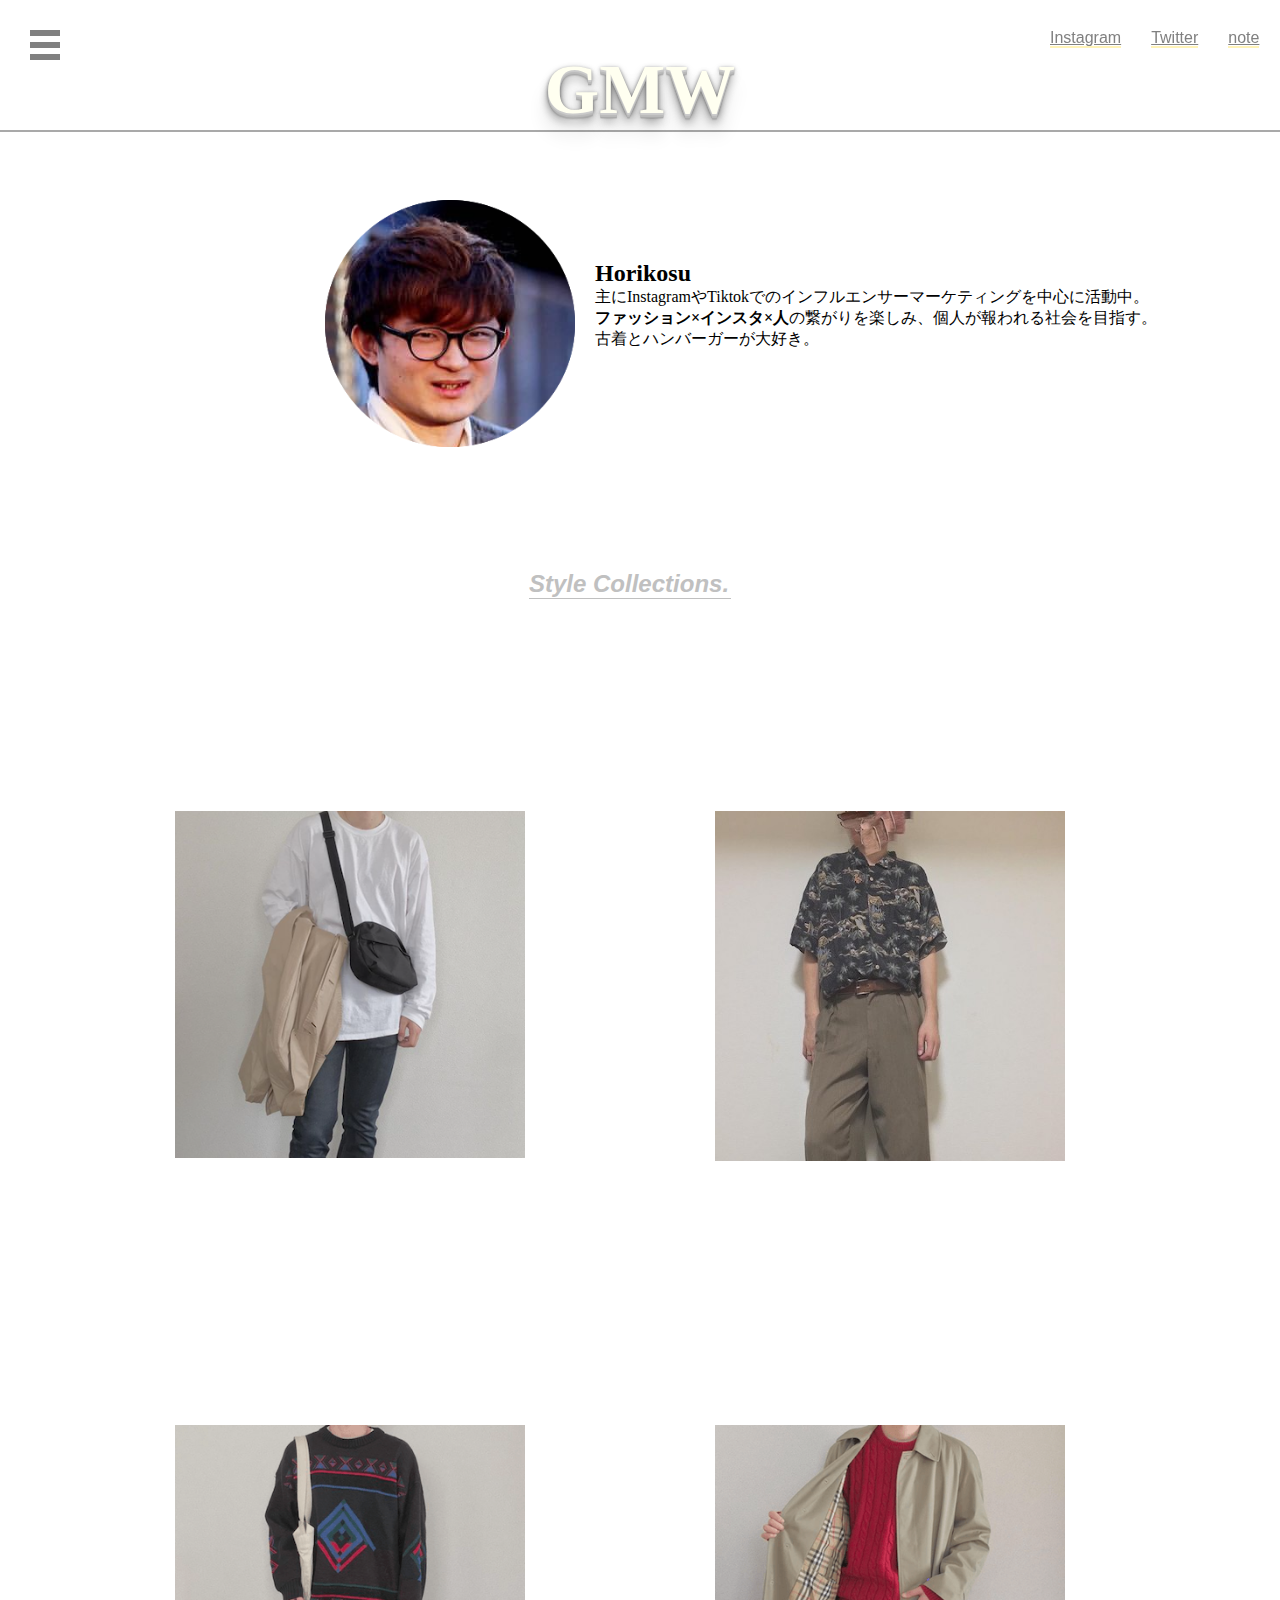
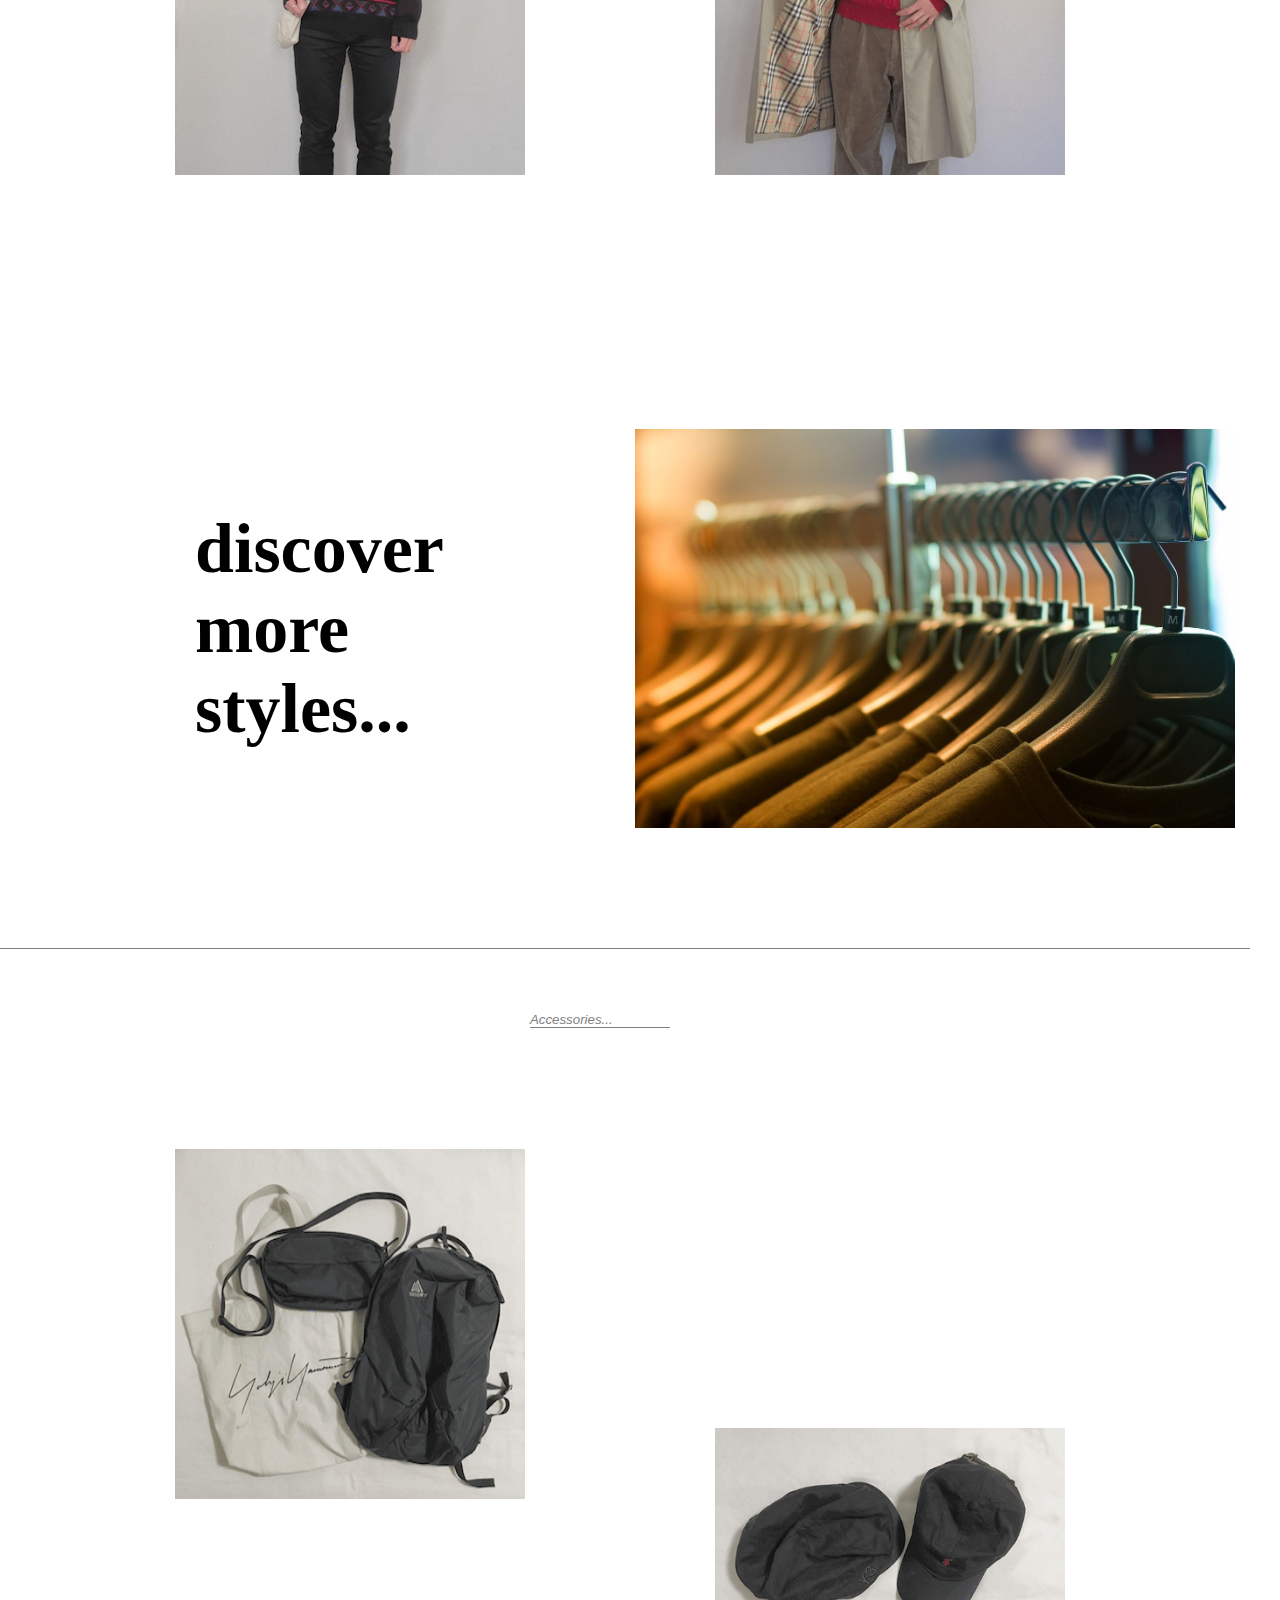
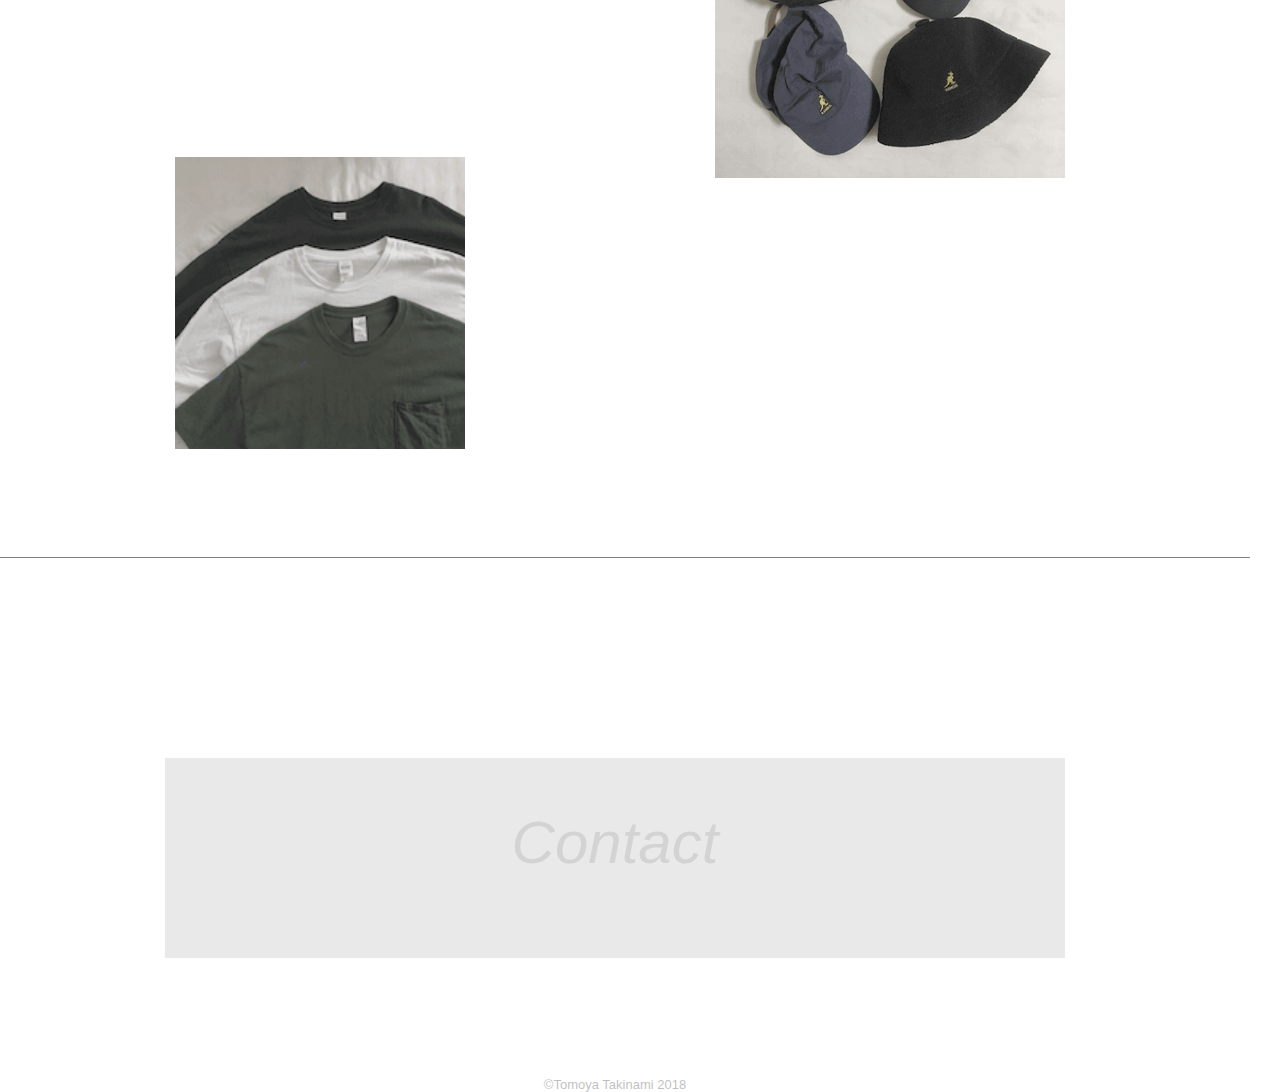
<file: index.html>
<!DOCTYPE html>
<html lang="en">
  <head>
    <meta charset="utf-8">
    <title> GMW ~going my way~ </title>
    <!-- viewport -->
    <meta name="viewport" content="width=device-width, initial-scale=1" />
    <!-- css file -->
    <link rel="stylesheet" href="../style/styles.css" />
    <!-- Bootstrap css -->
   <link rel="stylesheet" href="https://maxcdn.bootstrapcdn.com/bootstrap/4.0.0-beta.2/css/bootstrap.min.css" integrity="sha384-PsH8R72JQ3SOdhVi3uxftmaW6Vc51MKb0q5P2rRUpPvrszuE4W1povHYgTpBfshb" crossorigin="anonymous">

    <!-- fonts codeing later-->
    </head>

    <body>
      <div class="container">
        <div class="row">
        <div class="header" id="# col-lg-12 col-md-12 col-sm-12">
          <div class="top-title">
          <h1>GMW</h1>
        </div>
          <!--▼▼ハンバーガーメニューここから▼▼-->
          <div class="hm_wrap">
            <input id="hm_menu" type="checkbox" name="hm_menu" class="hm_menu_check"/>
            <label for="hm_menu" class="hm_btn"></label>
            <h2 class="hm_title">Menu</h2>
              <nav class="hm_menu_wrap">
                <ul class="hm_list">
                  <li><a href="./top/index.html#">Home</a></li>
                  <li><a href="../Spring/index.html#">Spring</a></li>
                  <li><a href="../Summer/index.html#">Summer</a></li>
                  <li><a href="../Autumn/index.html#">Autumn</a></li>
                  <li><a href="../Winter/index.html#">Winter</a></li>
                  <li><a href="../Accessories/index.html#">Accessory</a></li>
                  <li><a href="#Mail">Contact</a></li>
                </ul>
              </nav>
          </div><!--hm_wrap-->
          <!--▲▲ハンバーガーメニューここまで▲▲-->

          <div class="sns-bar">
           <ul class="sns-icon">
            <li><a href="https://www.instagram.com/horihori0210/?hl=ja" target="blank" class="Instagram"/>Instagram</li></a>
            <li><a href="https://twitter.com/horikosu" target="blank" class="Twitter"/>Twitter</li></a>
            <li><a href="https://note.mu/horikosu" target="blank" class="note"/>note</li></a>
          </ul>
        </div><!--sns-bar-->
      </div><!--header-->

        <div class="About">
          <div class="profile-image">
            <img src="../big-photos/about-2.png">
            </div>
            <div class="intro">
            <h2><strong>Horikosu</strong></h2>
            <p>主にInstagramやTiktokでのインフルエンサーマーケティングを中心に活動中。<br><strong>ファッション×インスタ×人</strong>の繋がりを楽しみ、個人が報われる社会を目指す。<br>古着とハンバーガーが大好き。<br></p>
            <div class="middle-text">
            <h3>Style Collections.</h3>
            </div>
            </div>
        </div><!--About--->

    <div class="seasonal col-lg-12 col-md-12 col-sm-12">
      <div class="spring">
          <!--<p>Spring</p>-->
          <p><a href="Spring/index.html" class="spring-page">Spring</a></p>
          <div class="spring-image">
            <img src="../SS/spring01.png"/>
          </div>
          </div>
          <div class="summer">
            <!--<a href="summer page url" class="summer-page"/>Summer</a>-->
              <p><a href="Summer/index.html" class="summer-page"/>Summer</a></p>
              <div class="summer-image">
                <img src="../SS/summer01.png"/>
              </div>
              </div>
                  </div><!--seasonal-->

              <div class="seasonal-2 col-lg-12 col-md-12 col-sm-12">
              <div class="autumn">
                  <p><a href="Autumn/index.html" class="autumn-page"/>Autumn</a></p>
                  <div class="autumn-image">
                    <img src="../AW/autumn04.png"/>
                  </div>
                </div>
                <div class="winter">
                    <p><a href="Winter/index.html" class="winter-page"/>Winter</a></p>
                    <div class="winter-image">
                      <img src="../AW/winter01.png"/>
                    </div>
                  </div>
                </div><!--seasonal-2-->

                <div class="middle-section col-lg-5 ol-md-5 ol-sm-5">
                  <div class="middle-section-text">
                  <h4>discover more styles...</h4>
                </div>
                  <div class="middle-section-img">
                    <img src="../big-photos/t-shirts.jpg"/>
                  </div>
                  <div class="middle-section-text-2 col-md-1 col-sm-1">
                    <h5>Accessories...</h5>
                  </div>

                  <div class="middle-line">
                    <p></p>
                  </div>
                    <p></p>
                      <div class="bags">
                        <img src="../okiga/bag01.png"/>
                      </div>
                      <div class="bags-brand">
                        <!--<p>left: Yohji Yamamoto</p>
                        <p>middle: MUJI</p>
                        <p>right: Gregory</p>-->
                      </div>
                      <div class="hats">
                        <img src="../okiga/hat04.png"/>
                      </div>
                      <div class="hats-brand">
                        <!--<p>top-left: Y-3</p>
                        <p>top-right: Ralph Lauren</p>
                        <p>bottom-left: Kangol</p>
                        <p>bottom-right: Kangol</p>-->
                      </div>
                      <div class="shirts-section">
                        <img src="../okiga/okiga02.png"/>
                      <!--<div class="shirts-section2">
                        <img src="./Okiga/okiga021.png"/>
                      </div>
                      <div class="shirts-section3">
                        <img src="./Okiga/okiga022.png"/>
                      </div>-->
                    </div><!--shirts-section-->

                  <div class="middle-line-2">
                      <p></p>
                  </div>

                  <div class="contact" id="Mail">
                    <a href="mailto:hjtakinami@gmail.com">Contact</a>
                    <p>©︎Tomoya Takinami 2018</p>
                    </div>
                  </div><!--middle-section-->

        </div><!--row-->
      </div><!--container-->

    <!-- Bootstrap jQuery -->
       <script src="https://code.jquery.com/jquery-3.2.1.slim.min.js" integrity="sha384-KJ3o2DKtIkvYIK3UENzmM7KCkRr/rE9/Qpg6aAZGJwFDMVNA/GpGFF93hXpG5KkN" crossorigin="anonymous"></script>
       <!-- Bootstrap Popper.js -->
       <script src="https://cdnjs.cloudflare.com/ajax/libs/popper.js/1.12.3/umd/popper.min.js" integrity="sha384-vFJXuSJphROIrBnz7yo7oB41mKfc8JzQZiCq4NCceLEaO4IHwicKwpJf9c9IpFgh" crossorigin="anonymous"></script>

       <!-- Bootstrap js -->
       <script src="https://maxcdn.bootstrapcdn.com/bootstrap/4.0.0-beta.2/js/bootstrap.min.js" integrity="sha384-alpBpkh1PFOepccYVYDB4do5UnbKysX5WZXm3XxPqe5iKTfUKjNkCk9SaVuEZflJ" crossorigin="anonymous"></script>

       <!-- このファイルページのjs file
       <script src="main.js"></script>-->

    </body>
</html>
</file>
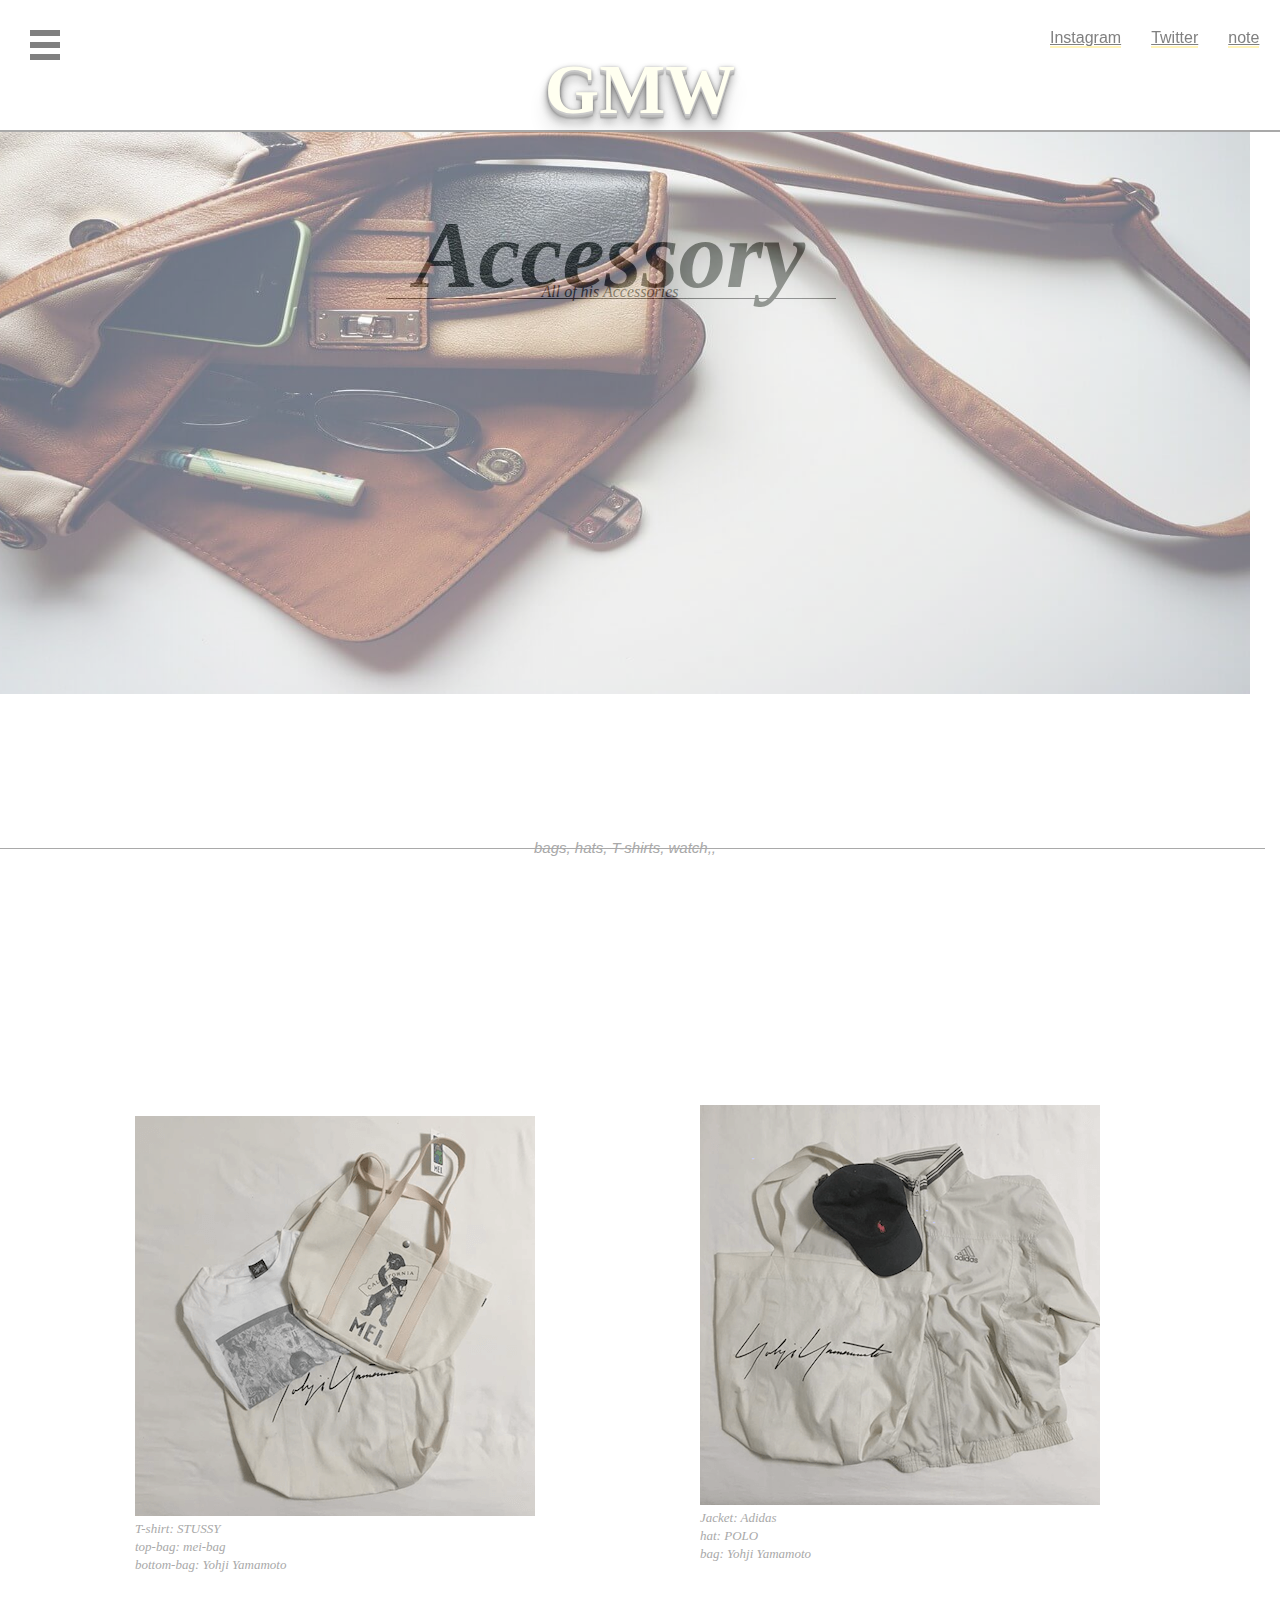
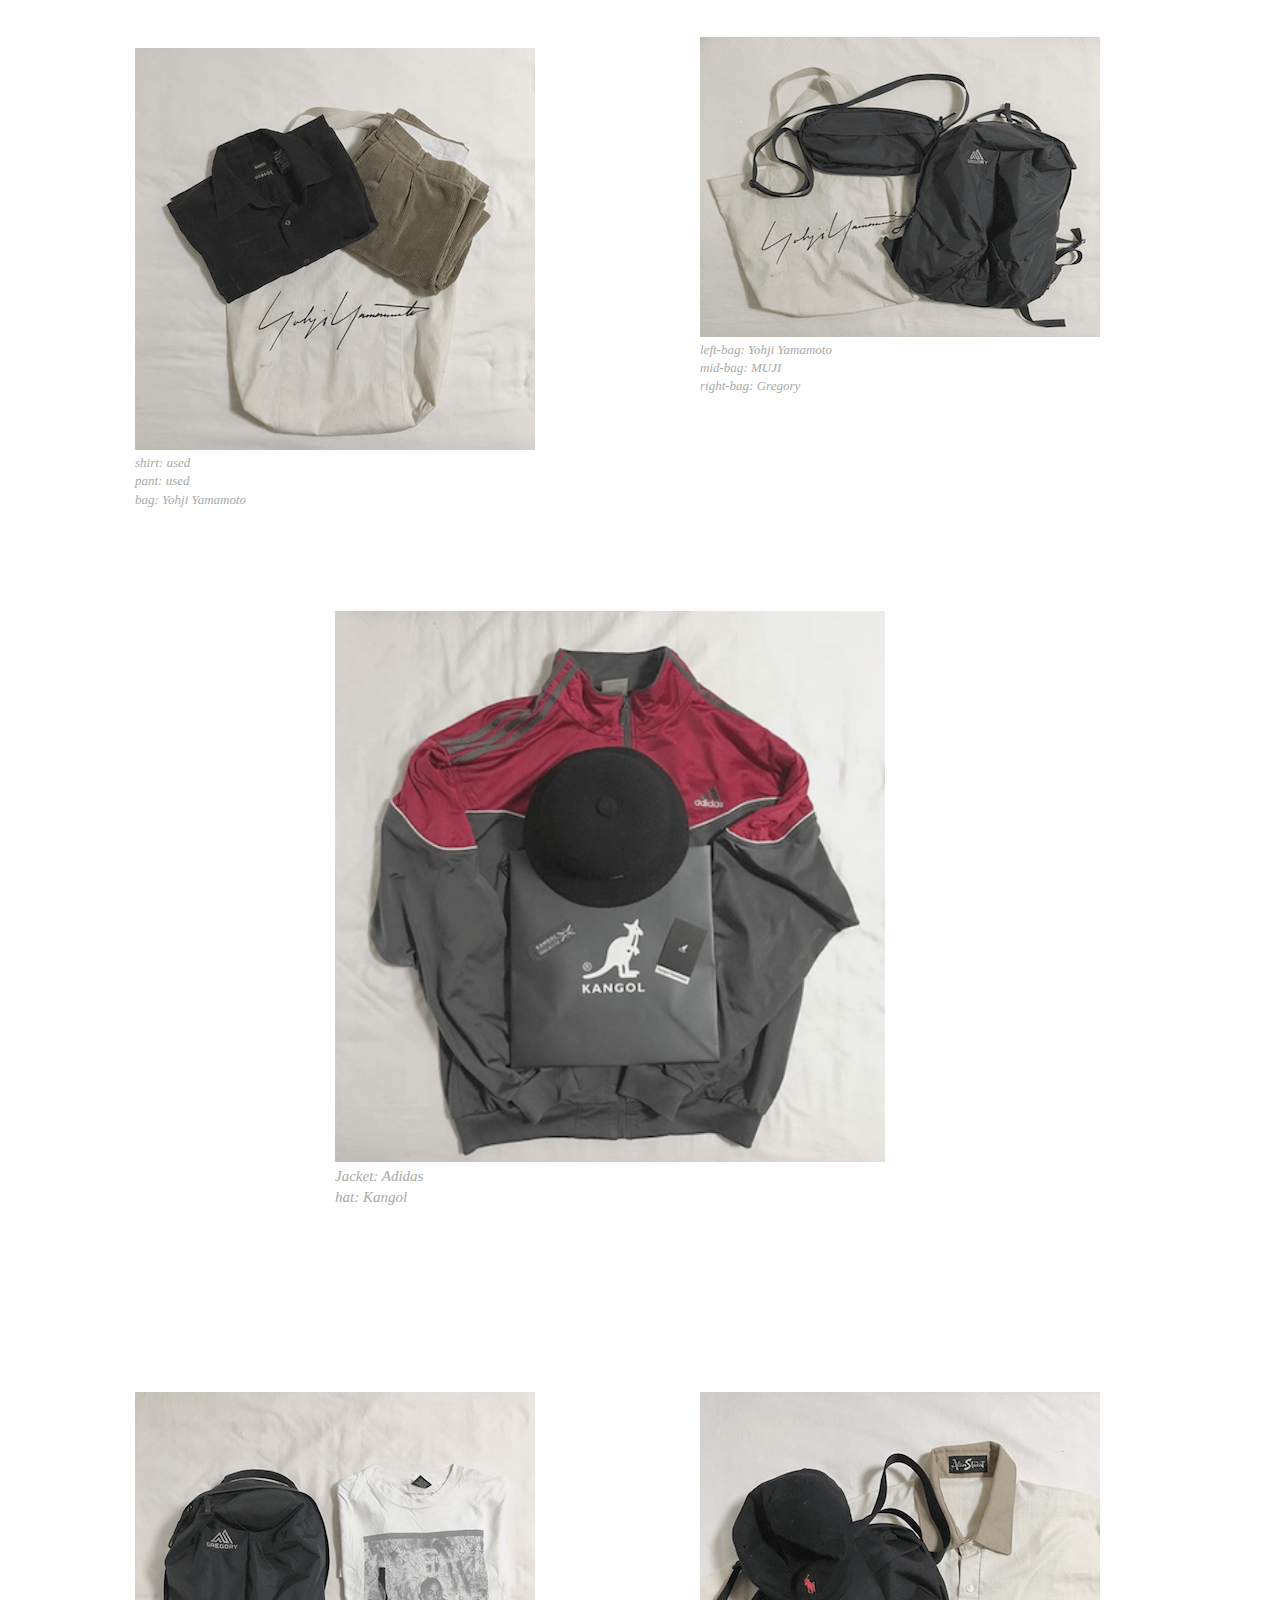
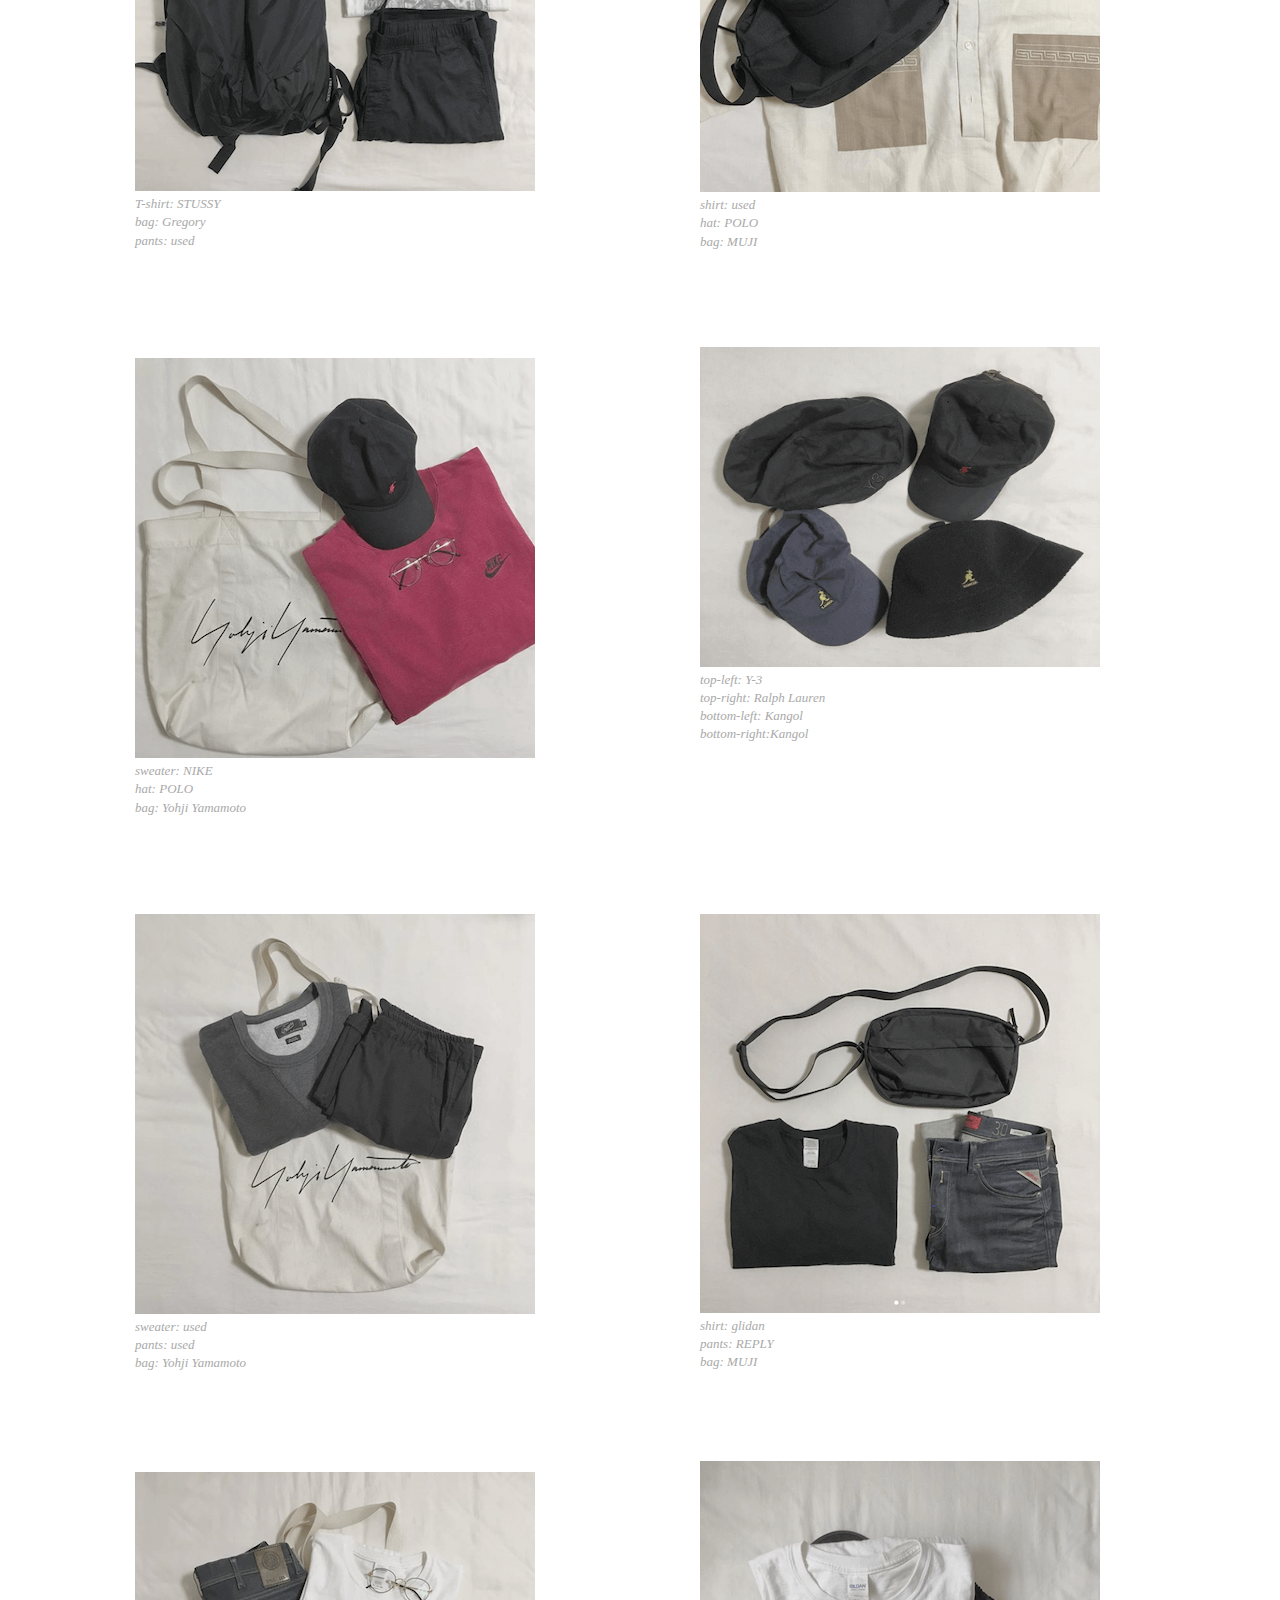
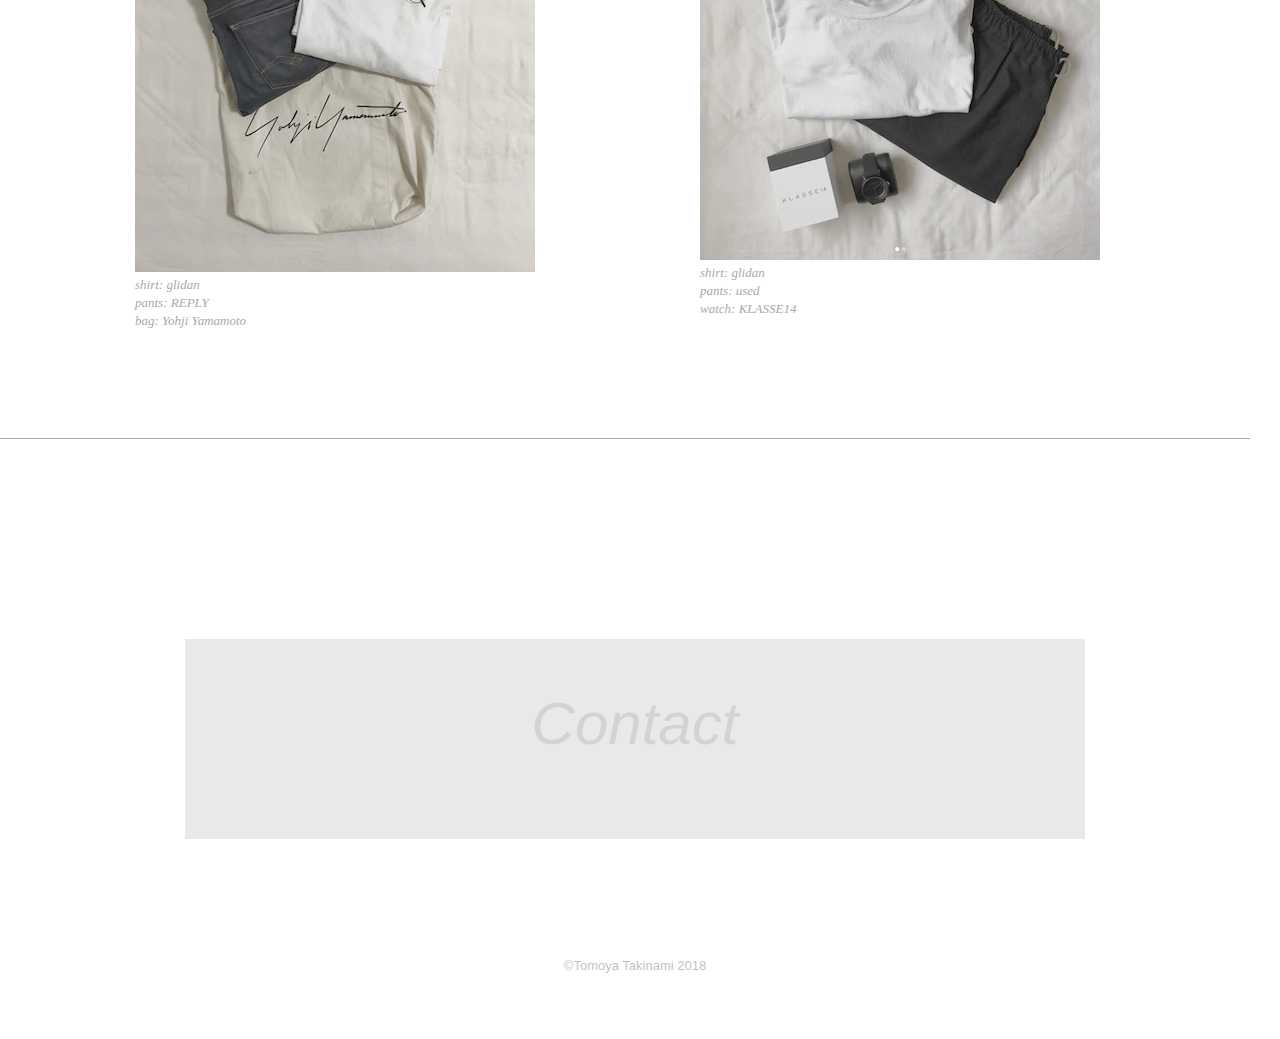
<file: Accessories/index.html>
<!DOCTYPE html>
<html lang="en">
  <head>
    <meta charset="utf-8">
    <title> GMW ~going my way~ </title>
    <!-- viewport -->
    <meta name="viewport" content="width=device-width, initial-scale=1" />
    <!-- css file -->
    <link rel="stylesheet" href="../style/styles.css" />
    <!-- Bootstrap css -->
   <link rel="stylesheet" href="https://maxcdn.bootstrapcdn.com/bootstrap/4.0.0-beta.2/css/bootstrap.min.css" integrity="sha384-PsH8R72JQ3SOdhVi3uxftmaW6Vc51MKb0q5P2rRUpPvrszuE4W1povHYgTpBfshb" crossorigin="anonymous">

    <!-- fonts codeing later-->
    </head>

    <body class="wrap">
      <div class="container">
        <div class="row">
        <div class="header" id="# col-lg-12">
          <div class="top-title">
          <h1>GMW</h1>
        </div>
          <!--▼▼ハンバーガーメニューここから▼▼-->
          <div class="hm_wrap">
            <input id="hm_menu" type="checkbox" name="hm_menu" class="hm_menu_check"/>
            <label for="hm_menu" class="hm_btn"></label>
            <h2 class="hm_title">Menu</h2>
              <nav class="hm_menu_wrap">
                <ul class="hm_list">
                  <li><a href="../top/index.html#">Home</a></li>
                  <li><a href="../Spring/index.html#">Spring</a></li>
                  <li><a href="../Summer/index.html#">Summer</a></li>
                  <li><a href="../Autumn/index.html#">Autumn</a></li>
                  <li><a href="../Winter/index.html#">Winter</a></li>
                  <li><a href="../Accessories/index.html#">Accessory</a></li>
                  <li><a href="#Mail">Contact</a></li>
                </ul>
              </nav>
          </div><!--hm_wrap-->
          <!--▲▲ハンバーガーメニューここまで▲▲-->

          <div class="sns-bar">
           <ul class="sns-icon">
            <li><a href="https://www.instagram.com/horihori0210/?hl=ja" target="blank" class="Instagram"/>Instagram</li></a>
            <li><a href="https://twitter.com/horikosu" target="blank" class="Twitter"/>Twitter</li></a>
            <li><a href="https://note.mu/horikosu" target="blank" class="note"/>note</li></a>
          </ul>
        </div><!--sns-bar-->
      </div><!--header-->

      <div class="accessory-top col-lg-12">
        <div class="accessory-title">
          <h1>Accessory</h1><p></p>
        </div>
          <div class="accessory-title-comment">
            <p>All of his Accessories</p>
          </div>
          <div class="accessory-title-img">
            <img src="../big-photos/accessory.jpg" />
          </div>
      </div><!--accessory-top-->
      <div class="accessory-border-line">
        <h1></h1>
        <p>bags, hats, T-shirts, watch,,</p>
        </div>


      <div class="accessory-collections col-lg-12">
        <div class="accessory-styles-top">
          <div class="accessory-cord1">
            <img src="../okiga/bag02.png" /><p>T-shirt: STUSSY <br> top-bag: mei-bag <br> bottom-bag: Yohji Yamamoto</p>
          </div>
            <div class="accessory-cord2">
              <img src="../okiga/bag04.png" /><p>Jacket: Adidas <br> hat: POLO <br> bag: Yohji Yamamoto</p>
            </div>
              <div class="accessory-cord3">
                <img src="../okiga/bag05.png" /><p>shirt: used <br> pant: used <br> bag: Yohji Yamamoto</p>
              </div>
                <div class="accessory-cord4">
                  <img src="../okiga/bag01.png" /><p>left-bag: Yohji Yamamoto<br> mid-bag: MUJI <br> right-bag: Gregory</p>
                </div>
        </div><!--accessory-styles-top-->

        <div class="accessory-styles-top">
          <div class="middle-accessory1">
            <img src="../okiga/bag03.png" /><p>T-shirt: STUSSY <br> bag: Gregory <br> pants: used</p>
          </div>
            <div class="middle-accessory2">
              <img src="../okiga/hat01.png" /><p>shirt: used <br> hat: POLO <br> bag: MUJI</p>
            </div>
              <div class="middle-accessory3">
                <img src="../okiga/hat03.png" /><p>Jacket: Adidas<br> hat: Kangol</p>
              </div>
              <div class="middle-accessory4">
                <img src="../okiga/hat02.png" /><p>sweater: NIKE <br>  hat: POLO <br>bag: Yohji Yamamoto</p>
              </div>
                <div class="middle-accessory5">
                  <img src="../okiga/hat04.png" /><p>top-left: Y-3<br>top-right: Ralph Lauren<br> bottom-left: Kangol<br>bottom-right:Kangol</p>
                </div>
                <div class="middle-accessory6">
                  <img src="../okiga/okiga01.png" /><p>sweater: used <br> pants: used <br> bag: Yohji Yamamoto</p>
                </div>
                <div class="middle-accessory7">
                  <img src="../okiga/okiga03.png" /><p>shirt: glidan <br> pants: REPLY <br> bag: MUJI</p>
                </div>
                  <div class="middle-accessory8">
                    <img src="../okiga/okiga05.png" /><p>shirt: glidan <br> pants: REPLY <br> bag: Yohji Yamamoto</p>
                  </div>
                  <div class="middle-accessory9">
                    <img src="../okiga/watch01.png" /><p>shirt: glidan <br> pants: used <br> watch: KLASSE14</p>
                  </div>
                      <h2></h2>
        </div><!--accessory-styles-top-->
          </div><!--accessorycollections-->
          <div class="contact-accessory" id="Mail col-lg-12">
            <a href="mailto:hjtakinami@gmail.com">Contact</a>
              <p>©︎Tomoya Takinami 2018</p>
          </div>
        </div><!--row-->
      </div><!--contaier-->
    </body>
</html>
</file>
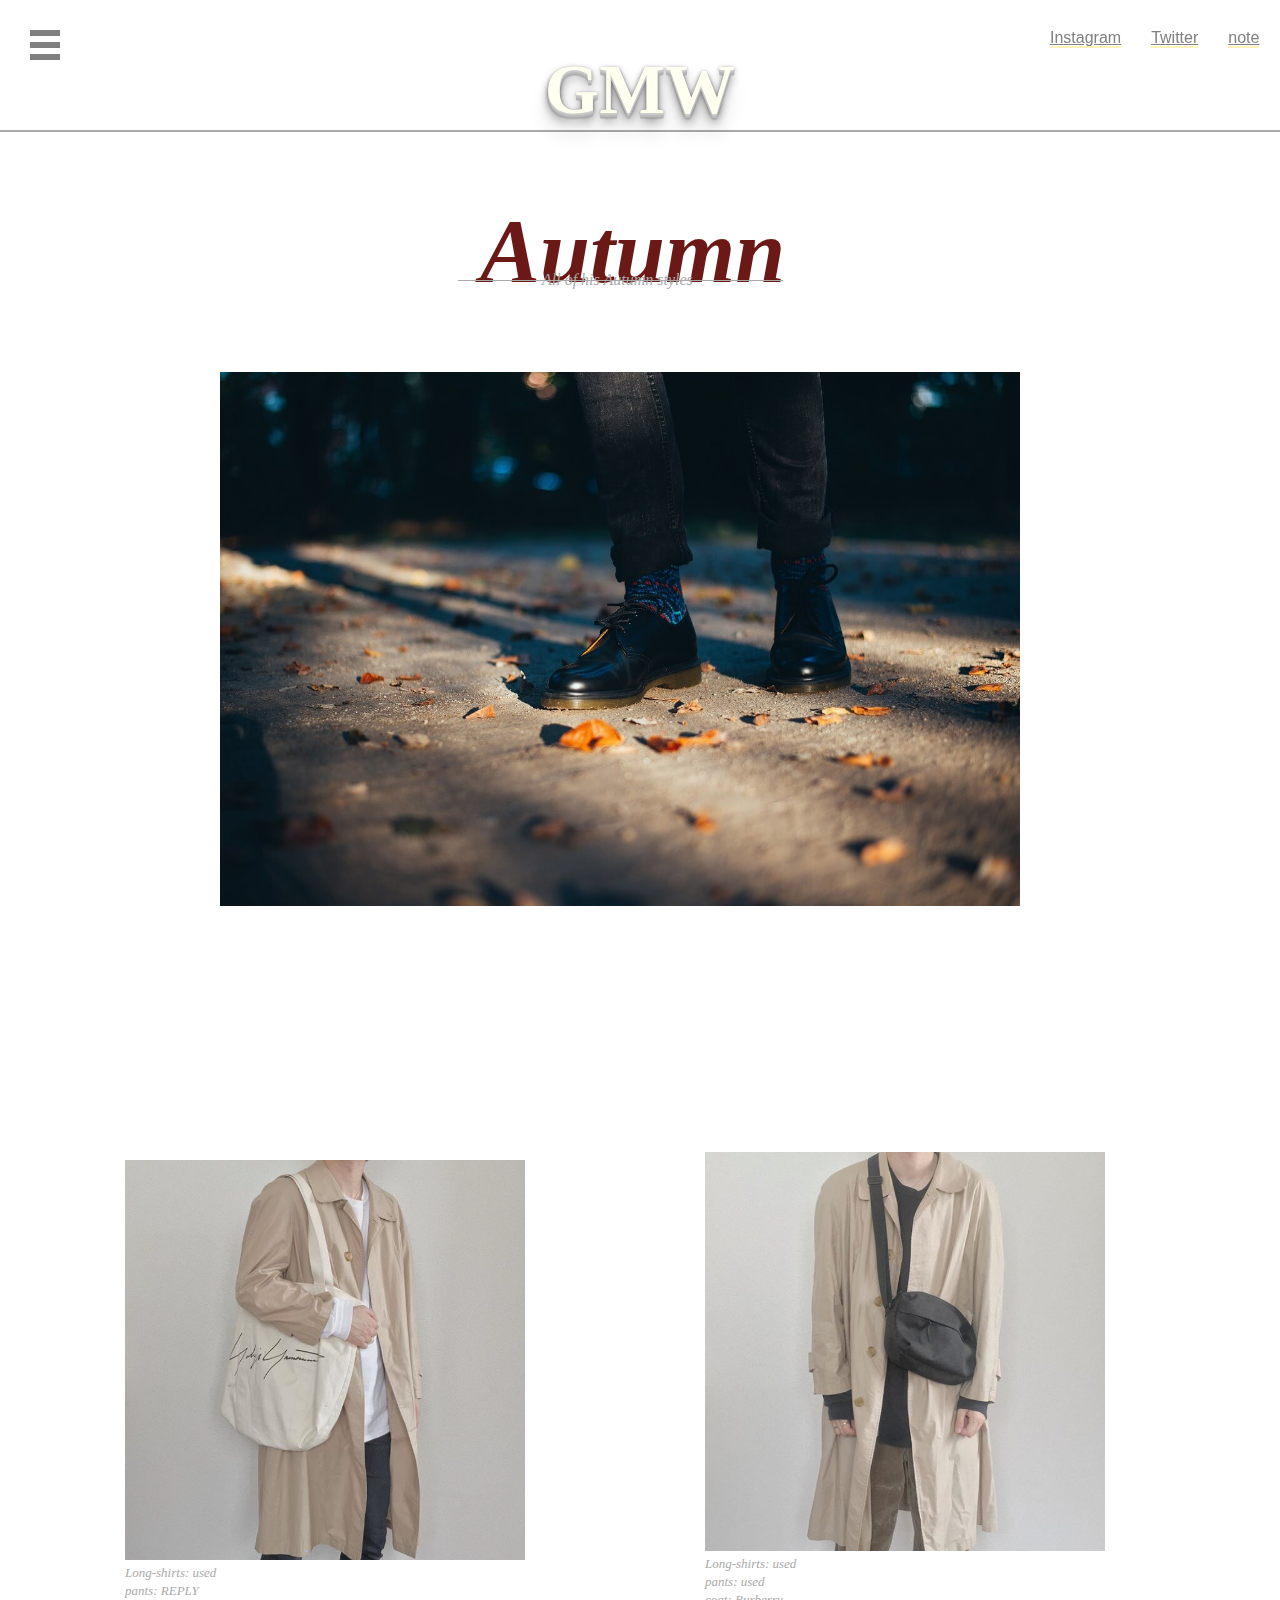
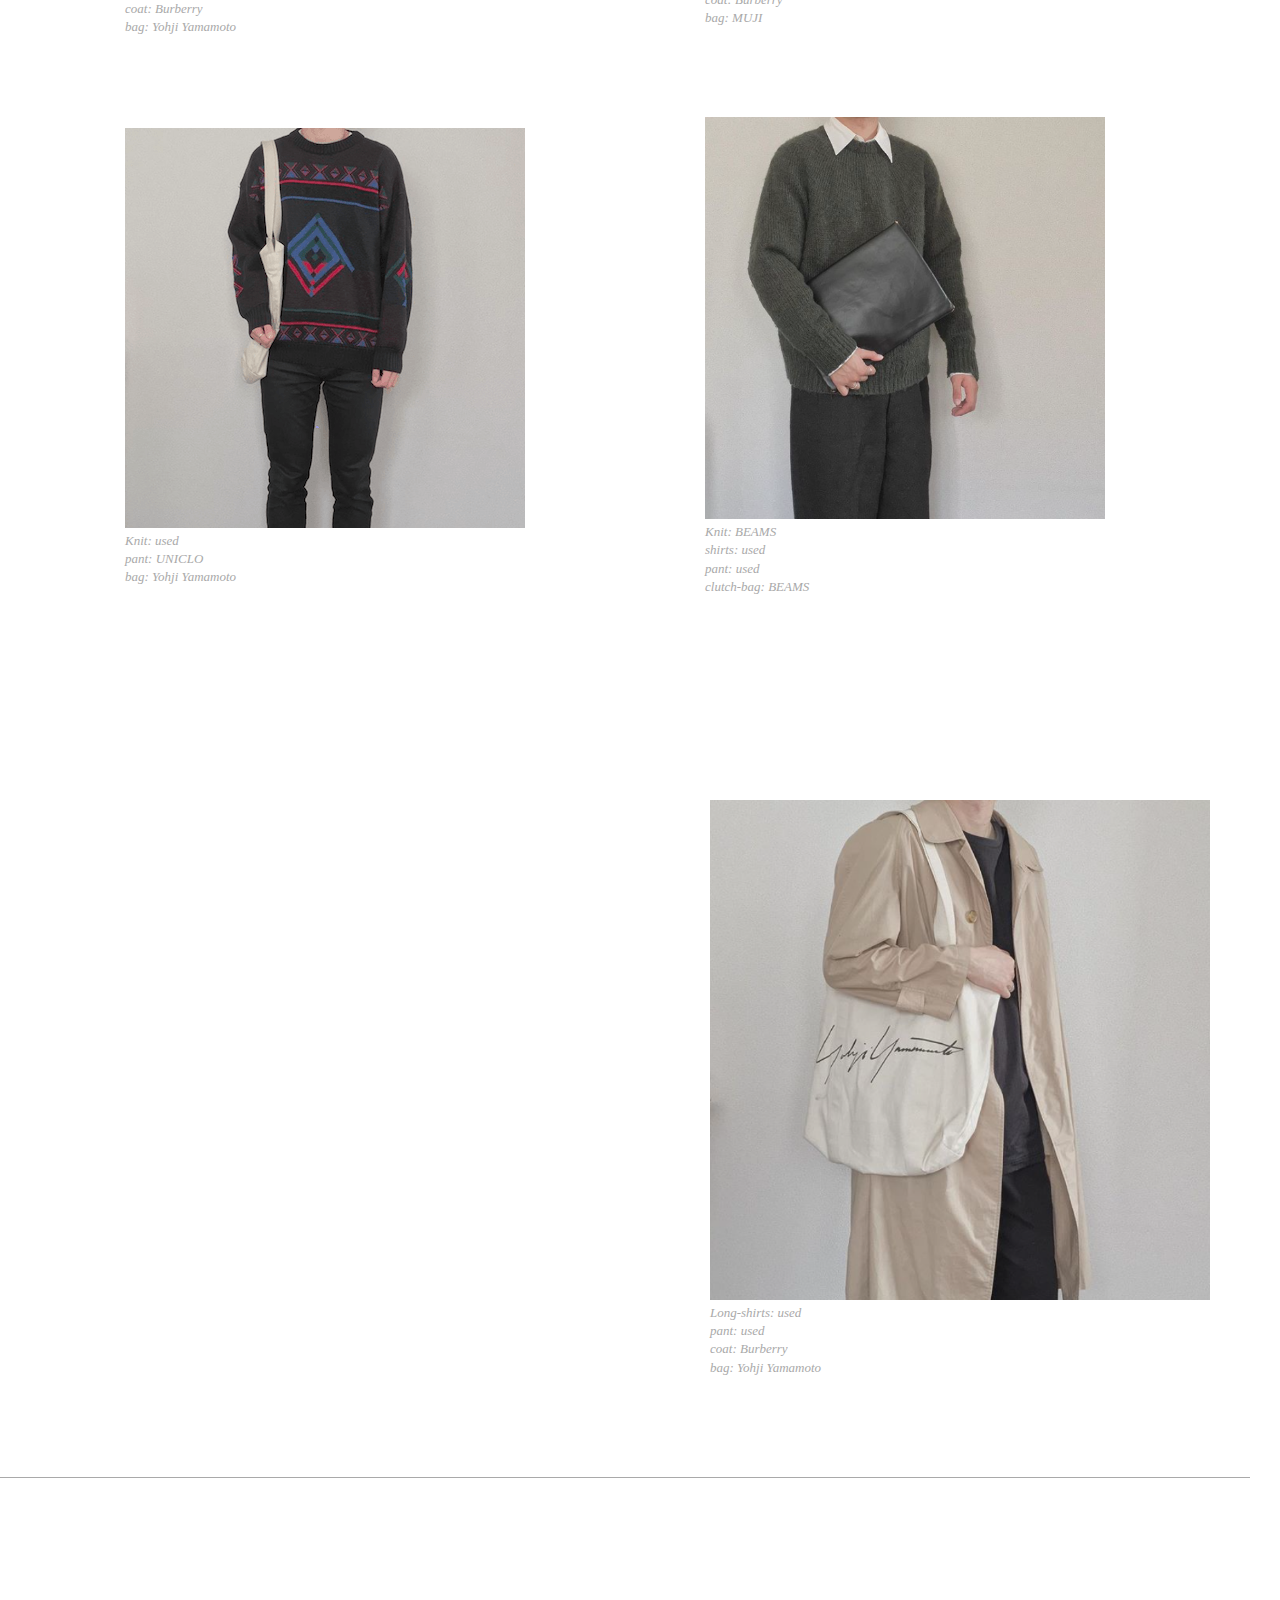
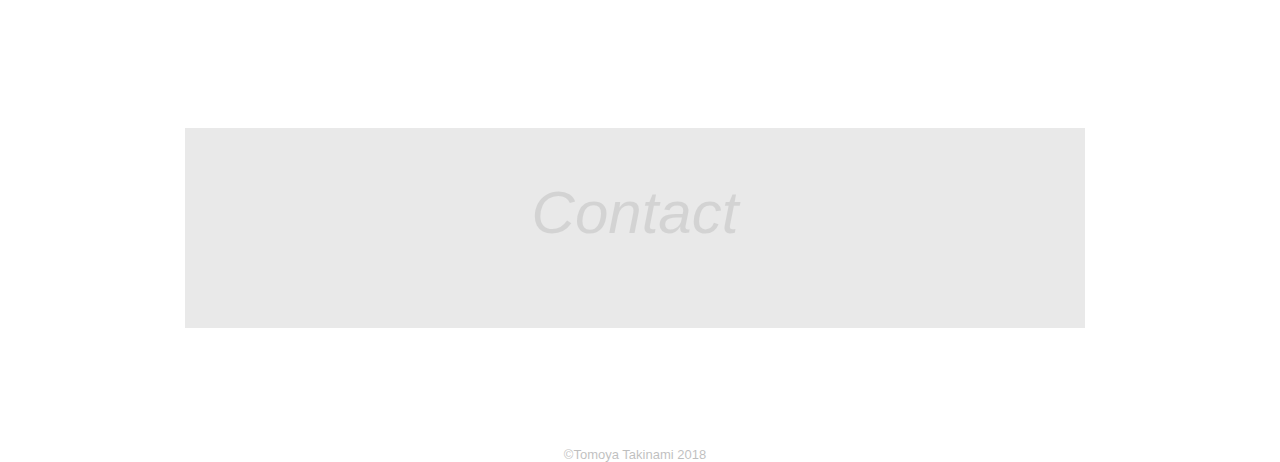
<file: Autumn/index.html>
<!DOCTYPE html>
<html lang="en">
  <head>
    <meta charset="utf-8">
    <title> GMW ~going my way~ </title>
    <!-- viewport -->
    <meta name="viewport" content="width=device-width, initial-scale=1" />
    <!-- css file -->
    <link rel="stylesheet" href="../style/styles.css" />
    <!-- Bootstrap css -->
   <link rel="stylesheet" href="https://maxcdn.bootstrapcdn.com/bootstrap/4.0.0-beta.2/css/bootstrap.min.css" integrity="sha384-PsH8R72JQ3SOdhVi3uxftmaW6Vc51MKb0q5P2rRUpPvrszuE4W1povHYgTpBfshb" crossorigin="anonymous">

    <!-- fonts codeing later-->
    </head>

    <body class="wrap">
      <div class="container">
        <div class="row">
        <div class="header" id="# col-lg-12 col-md-12 col-sm-12">
          <div class="top-title">
          <h1>GMW</h1>
        </div>
          <!--▼▼ハンバーガーメニューここから▼▼-->
          <div class="hm_wrap">
            <input id="hm_menu" type="checkbox" name="hm_menu" class="hm_menu_check"/>
            <label for="hm_menu" class="hm_btn"></label>
            <h2 class="hm_title">Menu</h2>
              <nav class="hm_menu_wrap">
                <ul class="hm_list">
                  <li><a href="../top/index.html#">Home</a></li>
                  <li><a href="../Spring/index.html#">Spring</a></li>
                  <li><a href="../Summer/index.html#">Summer</a></li>
                  <li><a href="../Autumn/index.html#">Autumn</a></li>
                  <li><a href="../Winter/index.html#">Winter</a></li>
                  <li><a href="../Accessories/index.html#">Accessory</a></li>
                  <li><a href="#Mail">Contact</a></li>
                </ul>
              </nav>
          </div><!--hm_wrap-->
          <!--▲▲ハンバーガーメニューここまで▲▲-->

          <div class="sns-bar">
           <ul class="sns-icon">
            <li><a href="https://www.instagram.com/horihori0210/?hl=ja" target="blank" class="Instagram"/>Instagram</li></a>
            <li><a href="https://twitter.com/horikosu" target="blank" class="Twitter"/>Twitter</li></a>
            <li><a href="https://note.mu/horikosu" target="blank" class="note"/>note</li></a>
          </ul>
        </div><!--sns-bar-->
      </div><!--header-->
            <div class="autumn-top">
              <div class="autumn-title">
                <h1>Autumn</h1><p></p>
              </div>
                <div class="autumn-title-comment">
                  <p>All of his Autumn styles</p>
                </div>
                <div class="Autumn-title-img">
                  <img src="../big-photos/shoes.jpg" />
                </div><p></p>
            </div><!--autumn-top-->

            <div class="Autumn-collections col-lg-12 col-md-12 col-sm-12">
              <div class="Autumnr-styles-top">
                <div class="autumn-cord1">
                  <img src="../AW/autumn03.png" /><p>Long-shirts: used <br> pants: REPLY <br> coat: Burberry<br> bag: Yohji Yamamoto</p>
                </div>
                  <div class="autumn-cord2">
                    <img src="../AW/autumn01.png" /><p>Long-shirts: used <br> pants: used <br> coat: Burberry<br> bag: MUJI</p>
                  </div>
                    <div class="autumn-cord3">
                      <img src="../AW/autumn04.png" /><p>Knit: used <br> pant: UNICLO <br> bag: Yohji Yamamoto</p>
                    </div>
                      <div class="autumn-cord4">
                        <img src="../AW/autumn05.png" /><p>Knit: BEAMS <br> shirts: used <br> pant: used <br> clutch-bag: BEAMS</p>
                      </div>
              </div><!--AUTUMN-styles-top-->

              <div class="middle-autumn">
                <!--<img src="./big-photos/spring20.png" />-->
              </div>
                <div class="autumn-cord5">
                  <img src="../AW/autumn02.png" /><p>Long-shirts: used <br> pant: used <br> coat: Burberry <br> bag: Yohji Yamamoto</p>
                  <h2></h2>
                </div>
                <!--<div class="autumn-cord6">
                  <img src="./AW/autumn06.png" /><p>shirts: STUSSY <br> pant: used </p>
                </div>-->
                </div><!--Autumn-collections-->
                <div class="contact-autumn" id="Mail col-lg-12 col-md-12 col-sm-12">
                  <a href="mailto:hjtakinami@gmail.com">Contact</a>
                    <p>©︎Tomoya Takinami 2018</p>
                </div>

    </div><!--row-->
  </div><!--container-->
</body>
</html>
</file>
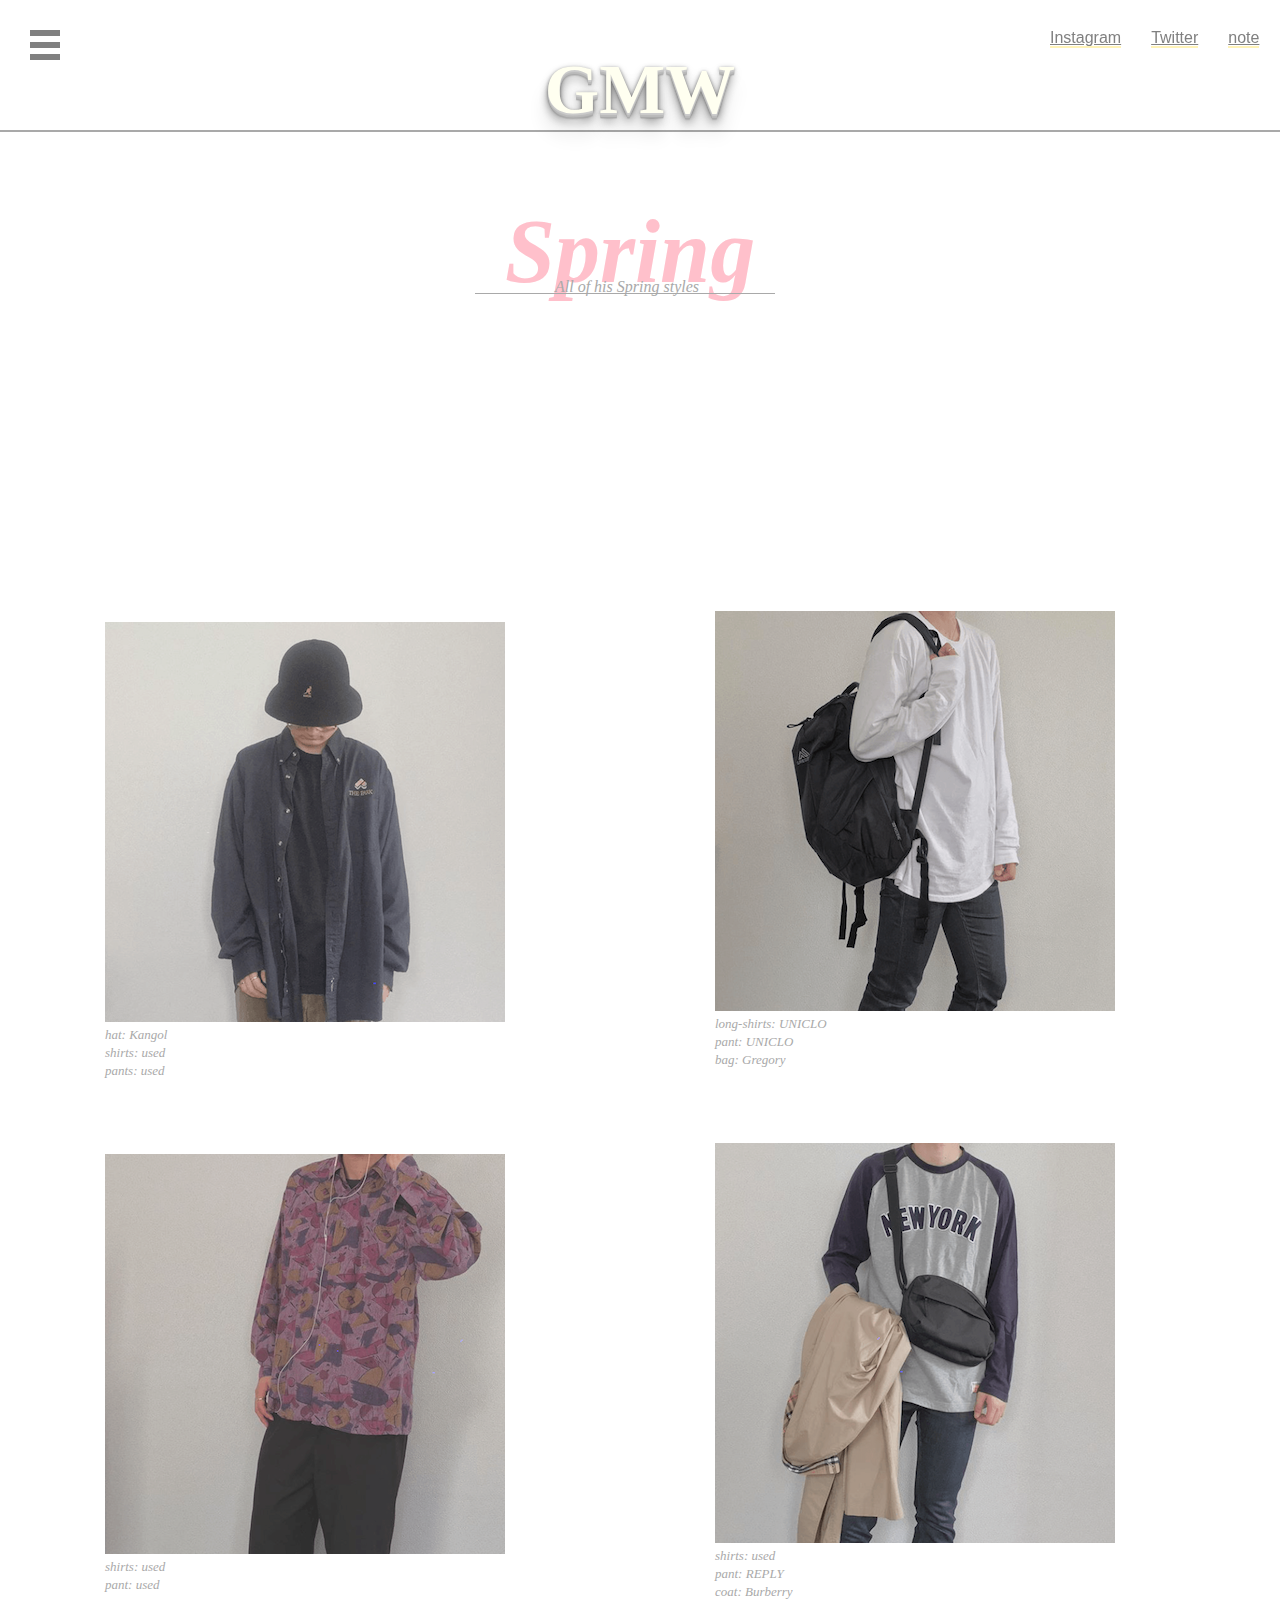
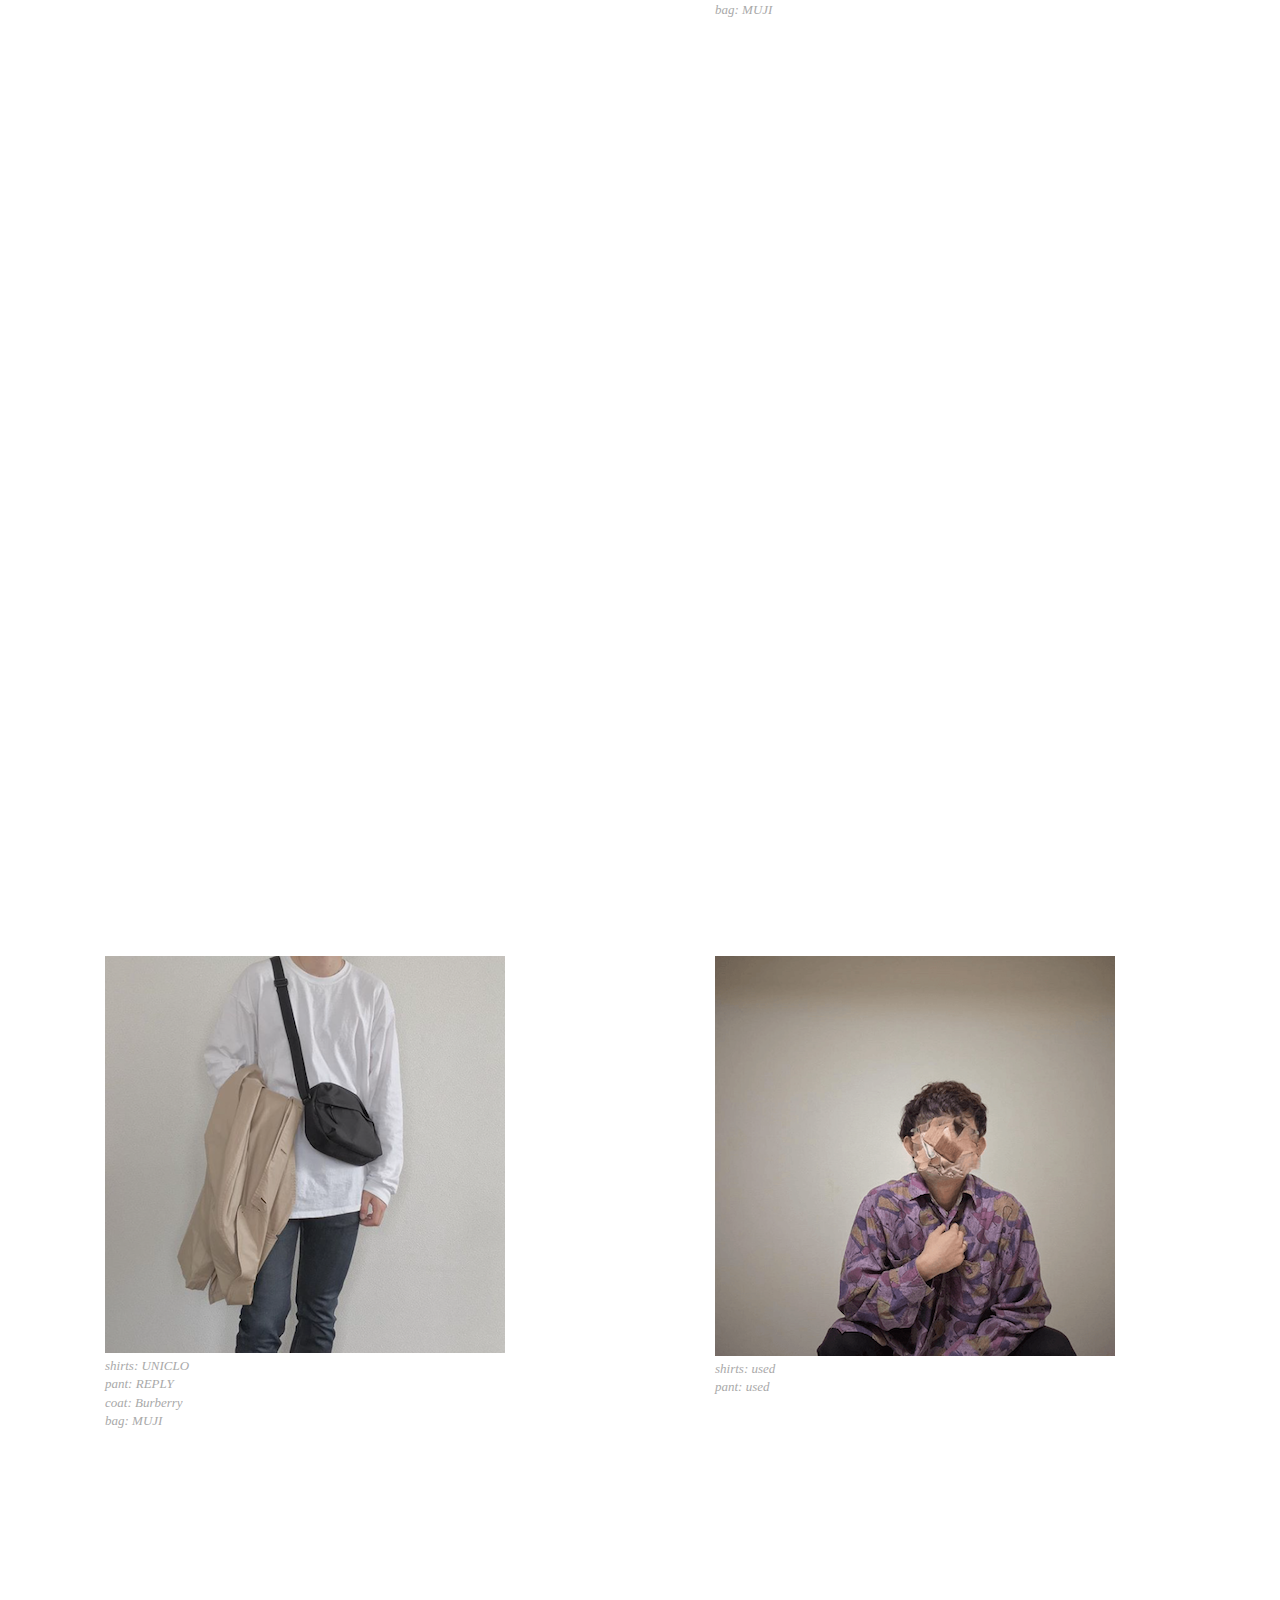
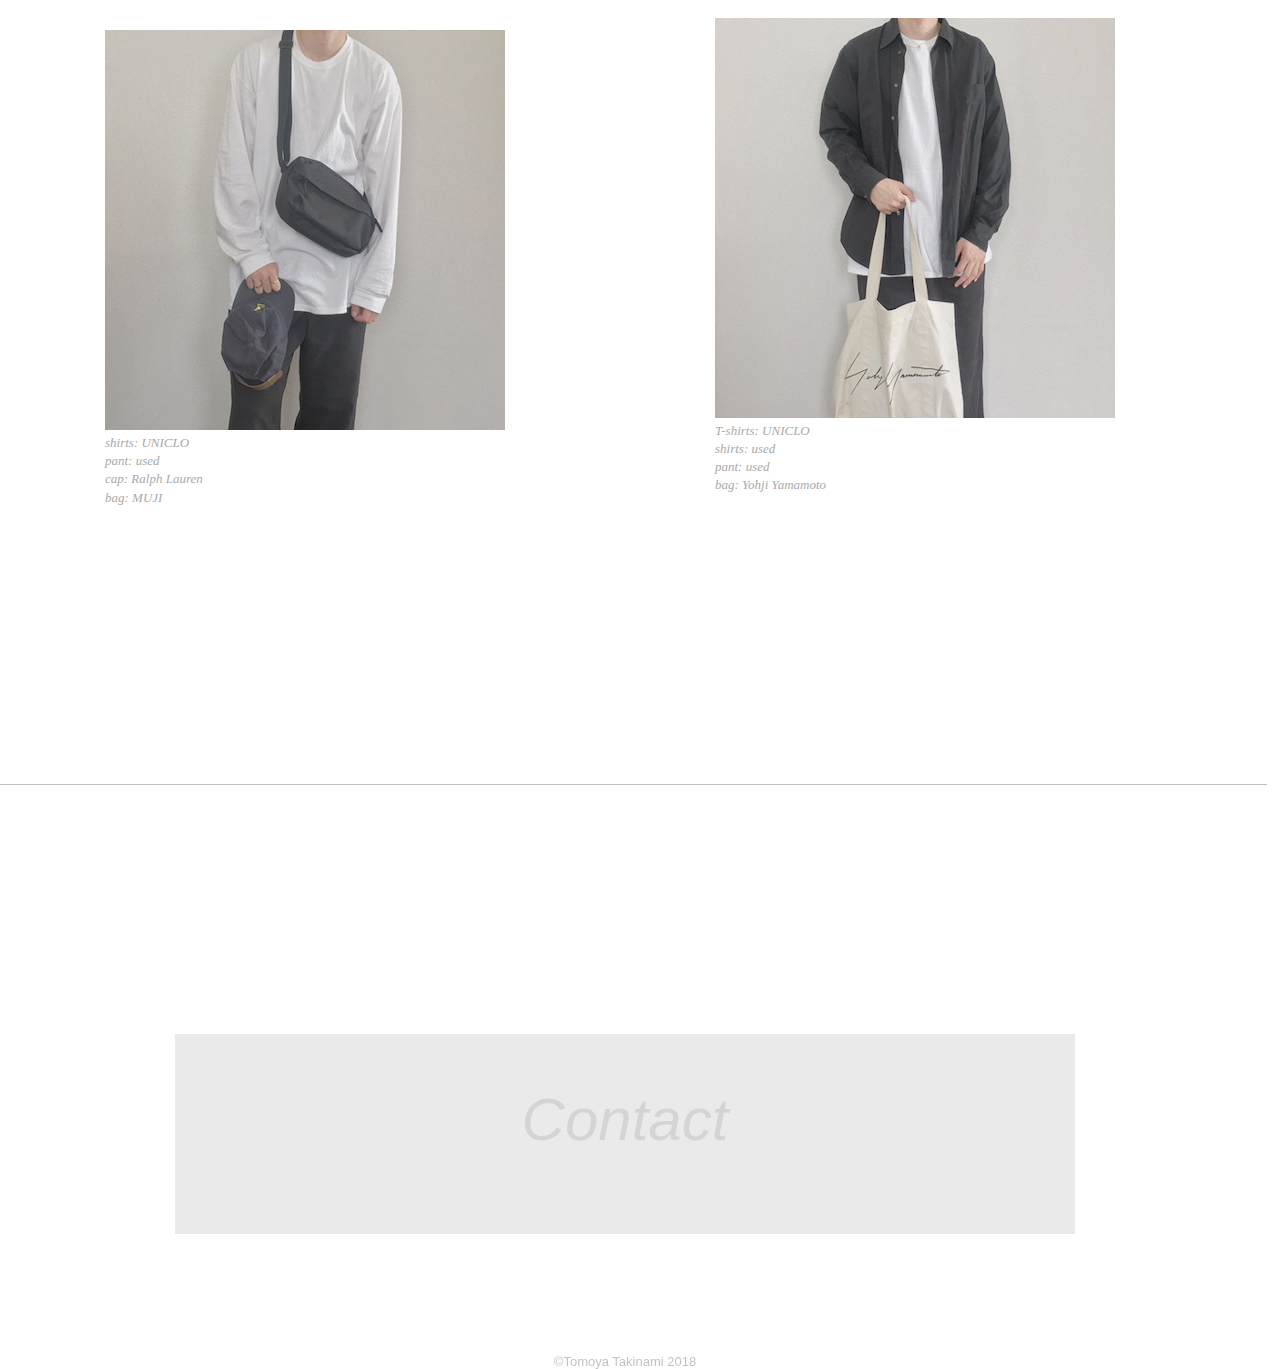
<file: Spring/index.html>
<!DOCTYPE html>
<html lang="en">
  <head>
    <meta charset="utf-8">
    <title> GMW ~going my way~ </title>
    <!-- viewport -->
    <meta name="viewport" content="width=device-width, initial-scale=1" />
    <!-- css file -->
    <link rel="stylesheet" href="../style/styles.css" />
    <!-- Bootstrap css -->
   <link rel="stylesheet" href="https://maxcdn.bootstrapcdn.com/bootstrap/4.0.0-beta.2/css/bootstrap.min.css" integrity="sha384-PsH8R72JQ3SOdhVi3uxftmaW6Vc51MKb0q5P2rRUpPvrszuE4W1povHYgTpBfshb" crossorigin="anonymous">

    <!-- fonts codeing later-->
    </head>

    <body class="wrap">
      <div class="container">
        <div class="row">
        <div class="header" id="# col-lg-12 col-md-12 col-sm-12">
          <div class="top-title">
          <h1>GMW</h1>
        </div>
          <!--▼▼ハンバーガーメニューここから▼▼-->
          <div class="hm_wrap">
            <input id="hm_menu" type="checkbox" name="hm_menu" class="hm_menu_check"/>
            <label for="hm_menu" class="hm_btn"></label>
            <h2 class="hm_title">Menu</h2>
              <nav class="hm_menu_wrap">
                <ul class="hm_list">
                  <li><a href="../top/index.html#">Home</a></li>
                  <li><a href="../Spring/index.html#">Spring</a></li>
                  <li><a href="../Summer/index.html#">Summer</a></li>
                  <li><a href="../Autumn/index.html#">Autumn</a></li>
                  <li><a href="../Winter/index.html#">Winter</a></li>
                  <li><a href="../Accessories/index.html#">Accessory</a></li>
                  <li><a href="#Mail">Contact</a></li>
                </ul>
              </nav>
          </div><!--hm_wrap-->
          <!--▲▲ハンバーガーメニューここまで▲▲-->

          <div class="sns-bar">
           <ul class="sns-icon">
            <li><a href="https://www.instagram.com/horihori0210/?hl=ja" target="blank" class="Instagram"/>Instagram</li></a>
            <li><a href="https://twitter.com/horikosu" target="blank" class="Twitter"/>Twitter</li></a>
            <li><a href="https://note.mu/horikosu" target="blank" class="note"/>note</li></a>
          </ul>
        </div><!--sns-bar-->
      </div><!--header-->

      <div class="spring-top">
        <div class="spring-title">
          <h1>Spring</h1><p></p>
        </div>
          <div class="spring-title-comment">
            <p>All of his Spring styles</p>
          </div>
      </div><!--spring-top-->

      <div class="spring-collections col-lg-12 col-md-12 col-sm-12">
        <div class="spring-styles-top">
          <div class="spring-cord1">
            <img src="../SS/spring02.png" /><p>hat: Kangol <br> shirts: used <br> pants: used</p>
          </div>
            <div class="spring-cord2">
              <img src="../SS/spring08.png" /><p>long-shirts: UNICLO <br> pant: UNICLO <br> bag: Gregory</p>
            </div>
              <div class="spring-cord3">
                <img src="../SS/spring07.png" /><p>shirts: used <br> pant: used </p>
              </div>
                <div class="spring-cord4">
                  <img src="../SS/spring06.png" /><p>shirts: used <br> pant: REPLY <br> coat: Burberry <br> bag: MUJI </p>
                </div>
        </div><!--spring-styles-top-->

        <div class="middle-spring">
          <!--<img src="./big-photos/spring20.png" />-->
        </div>
          <div class="spring-cord5">
            <img src="../SS/spring01.png" /><p>shirts: UNICLO <br> pant: REPLY <br> coat: Burberry <br> bag: MUJI </p>
          </div>
          <div class="spring-cord6">
            <img src="../SS/spring09.png" /><p>shirts: used <br> pant: used </p>
          </div>
          <div class="spring-cord7">
            <img src="../SS/spring10.png" /><p>shirts: UNICLO <br> pant: used <br> cap: Ralph Lauren <br> bag: MUJI </p>
          </div>
          <div class="spring-cord8">
            <img src="../SS/spring11.png" /><p>T-shirts: UNICLO <br>shirts: used <br> pant: used <br>bag: Yohji Yamamoto</p>
          </div>
      </div><!--spring-collections-->
          <div class="contact-spring" id="Mail col-lg-12 col-md-12 col-sm-12">
            <h2></h2>
            <a href="mailto:hjtakinami@gmail.com">Contact</a>
              <p>©︎Tomoya Takinami 2018</p>
          </div>
    </div><!--row-->
  </div><!--container-->
</body>
</html>
</file>
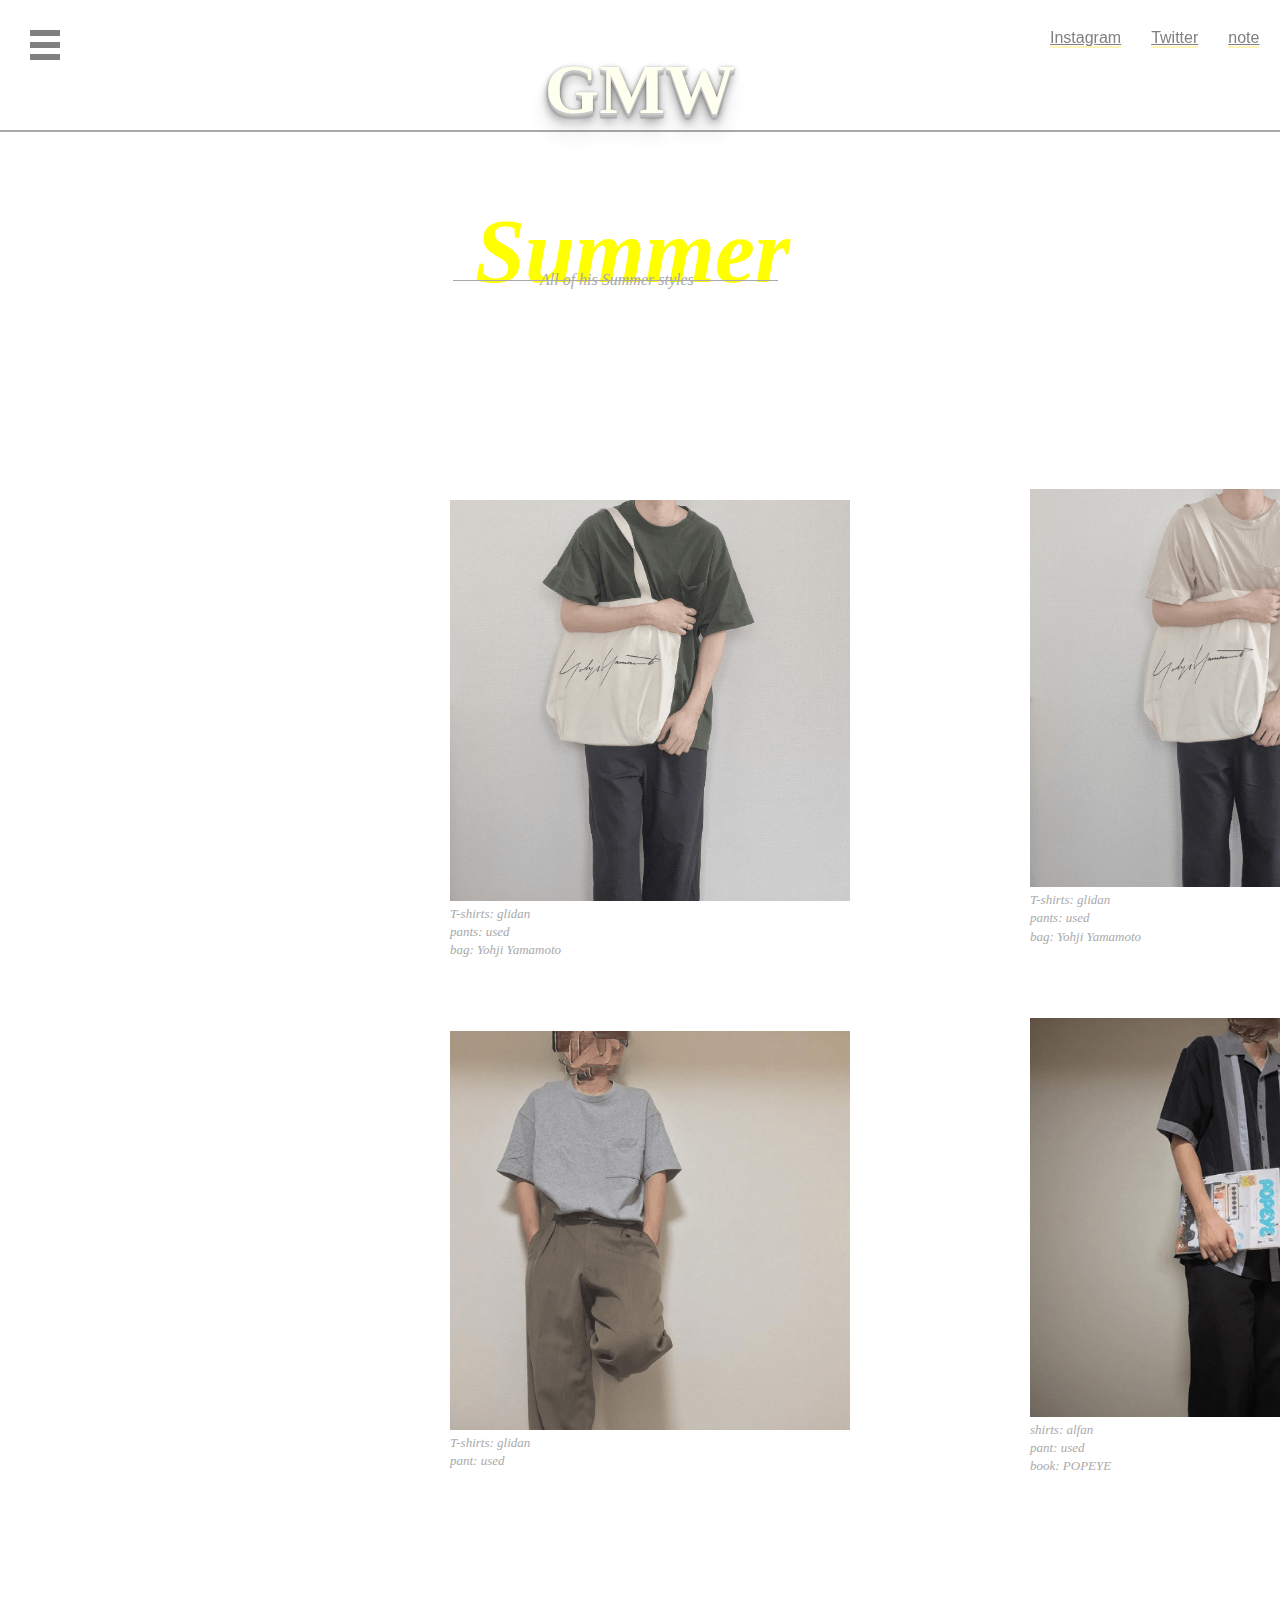
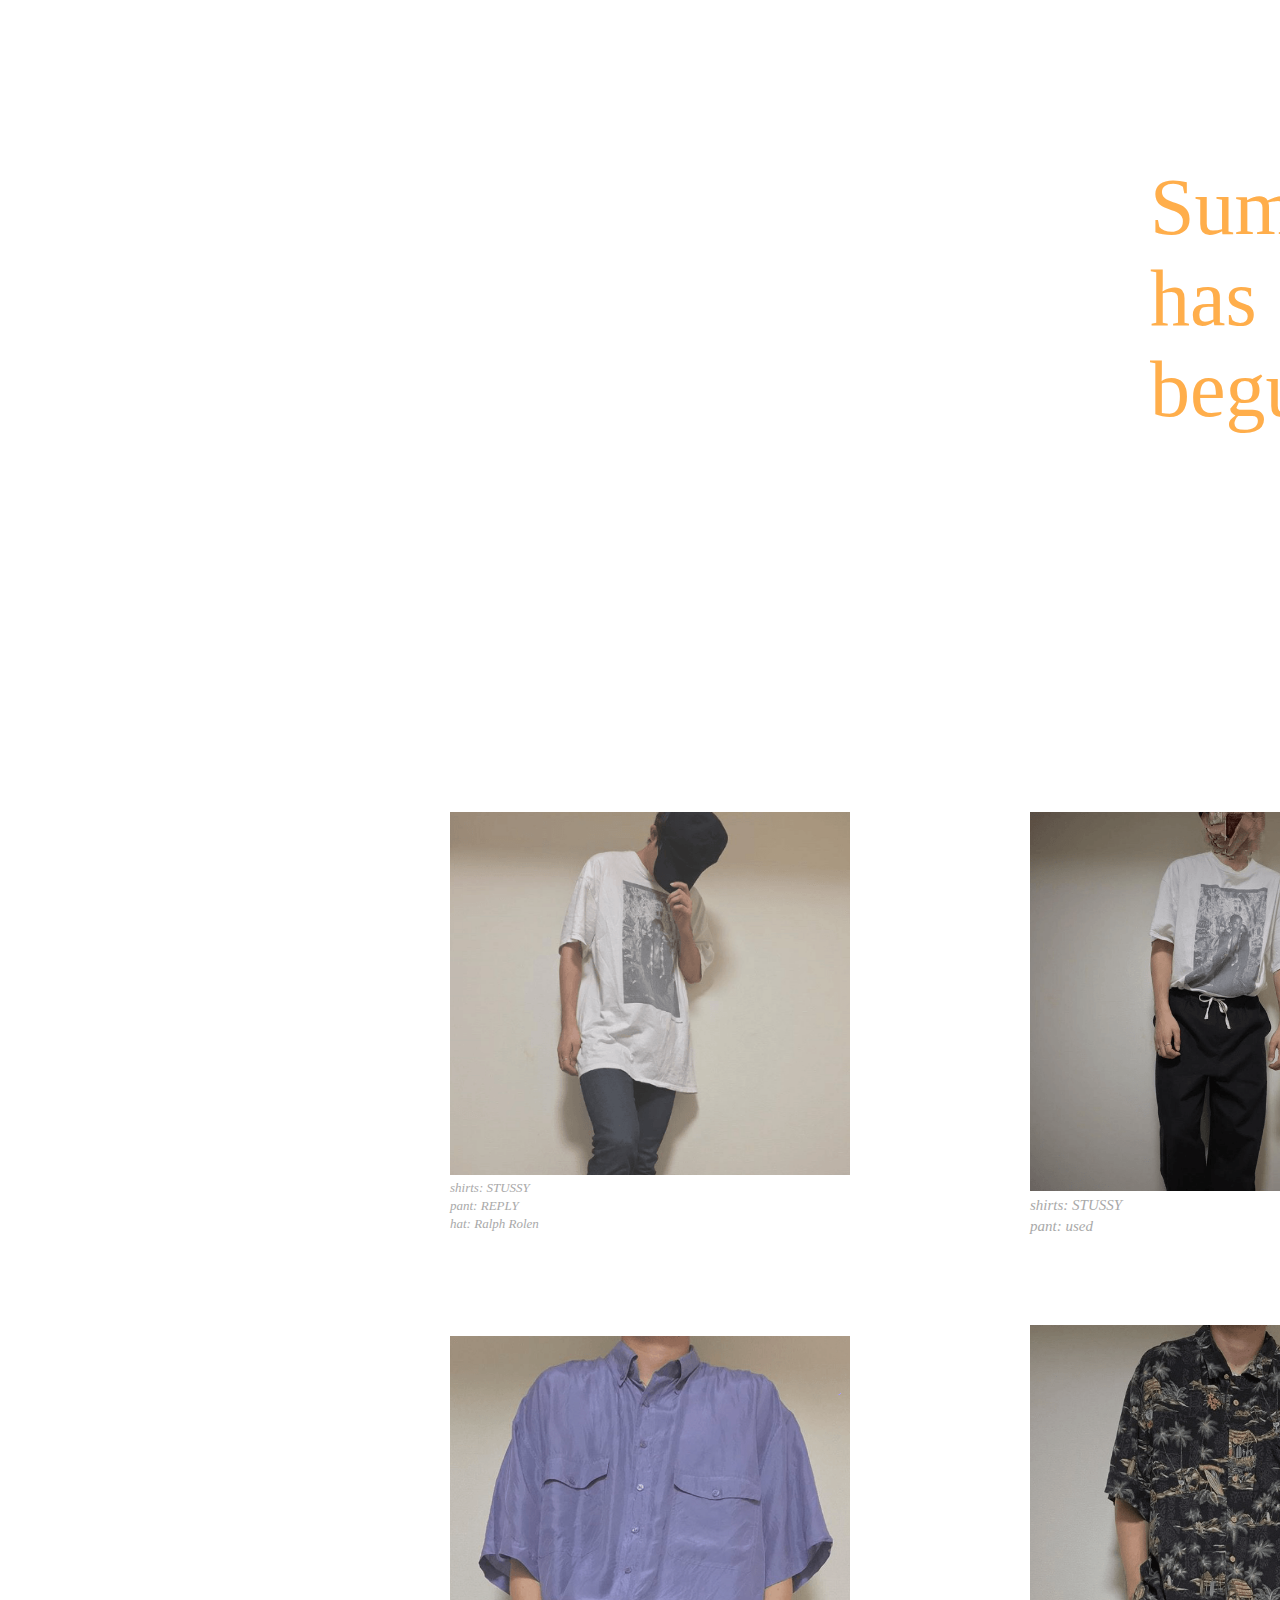
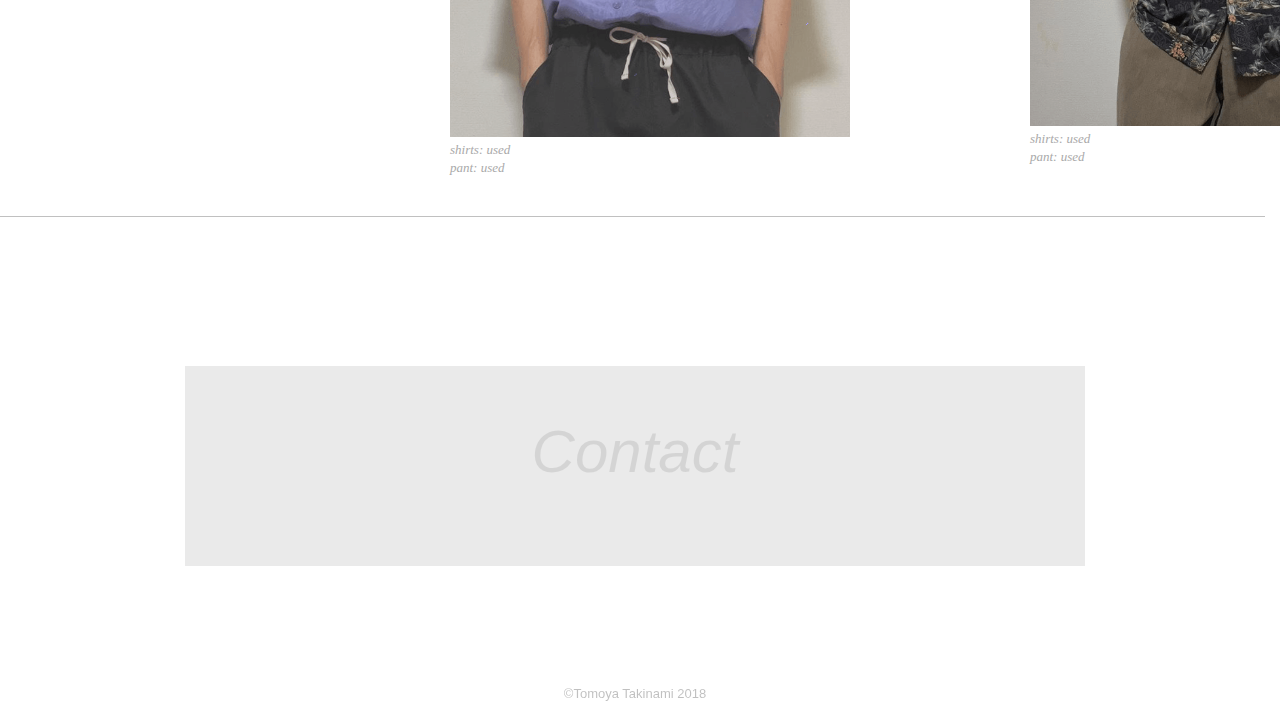
<file: Summer/index.html>
<!DOCTYPE html>
<html lang="en">
  <head>
    <meta charset="utf-8">
    <title> GMW ~going my way~ </title>
    <!-- viewport -->
    <meta name="viewport" content="width=device-width, initial-scale=1" />
    <!-- css file -->
    <link rel="stylesheet" href="../style/styles.css" />
    <!-- Bootstrap css -->
   <link rel="stylesheet" href="https://maxcdn.bootstrapcdn.com/bootstrap/4.0.0-beta.2/css/bootstrap.min.css" integrity="sha384-PsH8R72JQ3SOdhVi3uxftmaW6Vc51MKb0q5P2rRUpPvrszuE4W1povHYgTpBfshb" crossorigin="anonymous">

    <!-- fonts codeing later-->
    </head>

    <body class="wrap">
      <div class="container">
        <div class="row">
        <div class="header" id="# col-lg-12 col-md-12 col-sm-12">
          <div class="top-title">
          <h1>GMW</h1>
        </div>
          <!--▼▼ハンバーガーメニューここから▼▼-->
          <div class="hm_wrap">
            <input id="hm_menu" type="checkbox" name="hm_menu" class="hm_menu_check"/>
            <label for="hm_menu" class="hm_btn"></label>
            <h2 class="hm_title">Menu</h2>
              <nav class="hm_menu_wrap">
                <ul class="hm_list">
                  <li><a href="../top/index.html#">Home</a></li>
                  <li><a href="../Spring/index.html#">Spring</a></li>
                  <li><a href="../Summer/index.html#">Summer</a></li>
                  <li><a href="../Autumn/index.html#">Autumn</a></li>
                  <li><a href="../Winter/index.html#">Winter</a></li>
                  <li><a href="../Accessories/index.html#">Accessory</a></li>
                  <li><a href="#Mail">Contact</a></li>
                </ul>
              </nav>
          </div><!--hm_wrap-->
          <!--▲▲ハンバーガーメニューここまで▲▲-->

          <div class="sns-bar">
           <ul class="sns-icon">
            <li><a href="https://www.instagram.com/horihori0210/?hl=ja" target="blank" class="Instagram"/>Instagram</li></a>
            <li><a href="https://twitter.com/horikosu" target="blank" class="Twitter"/>Twitter</li></a>
            <li><a href="https://note.mu/horikosu" target="blank" class="note"/>note</li></a>
          </ul>
        </div><!--sns-bar-->
      </div><!--header-->

      <div class="summer-top">
        <div class="summer-title">
          <h1>Summer</h1><p></p>
        </div>
          <div class="summer-title-comment">
            <p>All of his Summer styles</p>
          </div>
      </div><!--spring-top-->

      <div class="summer-collections col-lg-12 col-md-12 col-sm-12">
        <div class="summer-styles-top">
          <div class="summer-cord1">
            <img src="../SS/summer09.png" /><p>T-shirts: glidan <br> pants: used <br> bag: Yohji Yamamoto</p>
          </div>
            <div class="summer-cord2">
              <img src="../SS/summer10.png" /><p>T-shirts: glidan <br> pants: used <br> bag: Yohji Yamamoto</p>
            </div>
              <div class="summer-cord3">
                <img src="../SS/summer07.png" /><p>T-shirts: glidan <br> pant: used </p>
              </div>
                <div class="summer-cord4">
                  <img src="../SS/summer05.png" /><p>shirts: alfan <br> pant: used <br> book: POPEYE </p>
                </div>
        </div><!--spring-styles-top-->

        <div class="middle-summer">
          <!--<img src="./big-photos/spring20.png" />-->
          <p>Summer has begun.</p>
        </div>
          <div class="summer-cord5">
            <img src="../SS/summer06.png" /><p>shirts: STUSSY <br> pant: REPLY <br> hat: Ralph Rolen</p>
          </div>
          <div class="summer-cord6">
            <img src="../SS/summer04.png" /><p>shirts: STUSSY <br> pant: used </p>
          </div>
          <div class="summer-cord7">
            <img src="../SS/summer02.png" /><p>shirts: used <br> pant: used </p>
          </div>
          <div class="summer-cord8">
            <img src="../SS/summer03.png" /><p>shirts: used <br> pant: used </p>
          </div>
      </div><!--spring-collections-->
          <div class="contact-summer" id="Mail col-lg-12 col-md-12 col-sm-12">
            <h2></h2>
            <a href="mailto:hjtakinami@gmail.com">Contact</a>
              <p>©︎Tomoya Takinami 2018</p>
          </div>

    </div><!--row-->
  </div><!--container-->
</body>
</html>
</file>
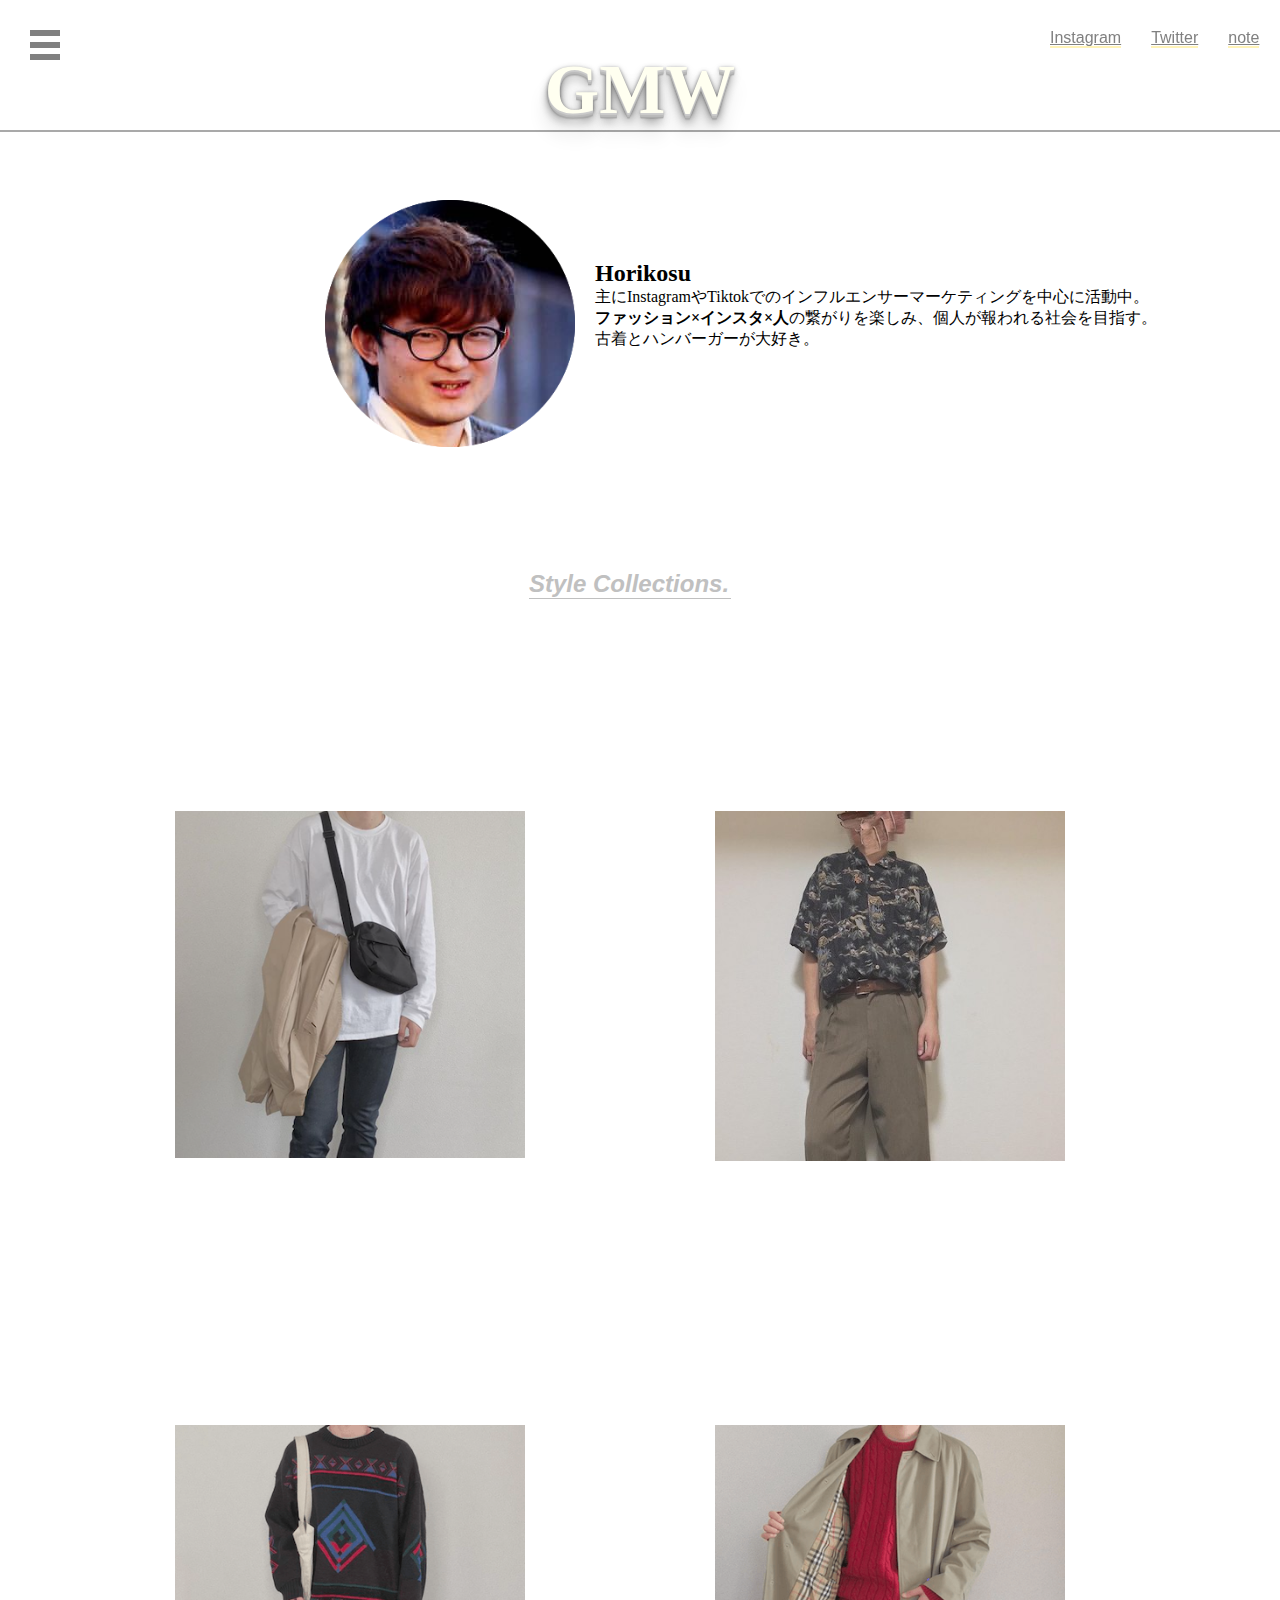
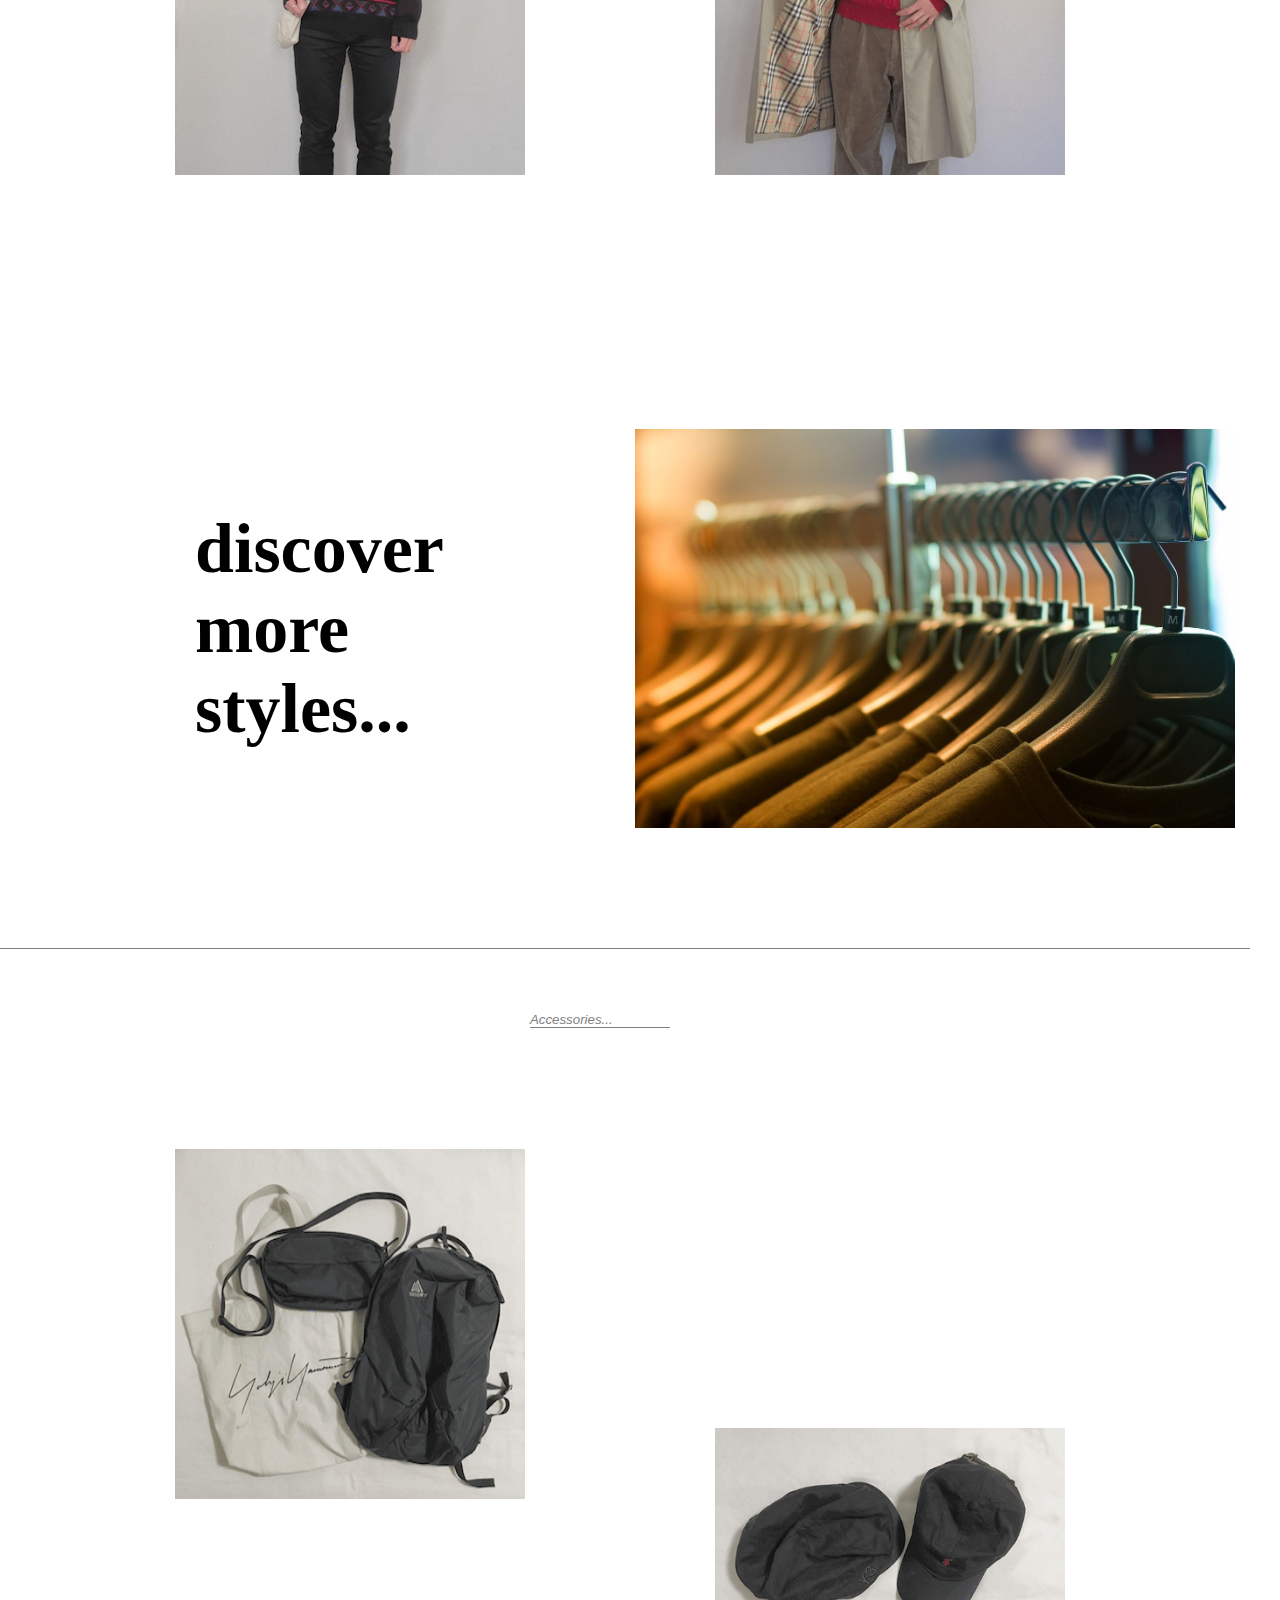
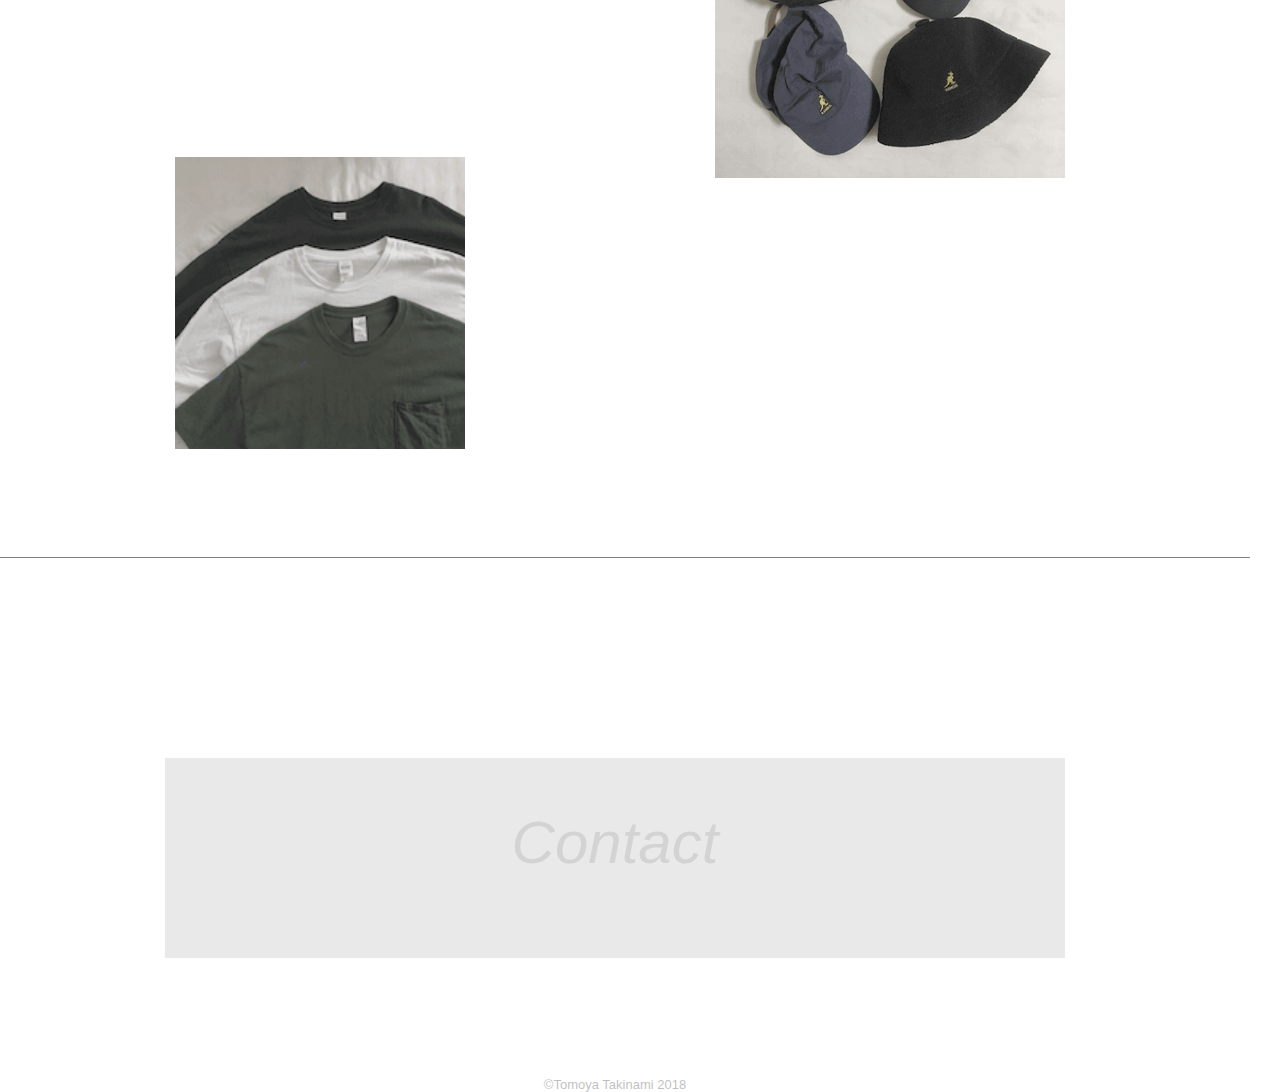
<file: top/index.html>
<!DOCTYPE html>
<html lang="en">
  <head>
    <meta charset="utf-8">
    <title> GMW ~going my way~ </title>
    <!-- viewport -->
    <meta name="viewport" content="width=device-width, initial-scale=1" />
    <!-- css file -->
    <link rel="stylesheet" href="../style/styles.css" />
    <!-- Bootstrap css -->
   <link rel="stylesheet" href="https://maxcdn.bootstrapcdn.com/bootstrap/4.0.0-beta.2/css/bootstrap.min.css" integrity="sha384-PsH8R72JQ3SOdhVi3uxftmaW6Vc51MKb0q5P2rRUpPvrszuE4W1povHYgTpBfshb" crossorigin="anonymous">

    <!-- fonts codeing later-->
    </head>

    <body>
      <div class="container">
        <div class="row">
        <div class="header" id="# col-lg-12 col-md-12 col-sm-12">
          <div class="top-title">
          <h1>GMW</h1>
        </div>
          <!--▼▼ハンバーガーメニューここから▼▼-->
          <div class="hm_wrap">
            <input id="hm_menu" type="checkbox" name="hm_menu" class="hm_menu_check"/>
            <label for="hm_menu" class="hm_btn"></label>
            <h2 class="hm_title">Menu</h2>
              <nav class="hm_menu_wrap">
                <ul class="hm_list">
                  <li><a href="../top/index.html#">Home</a></li>
                  <li><a href="../Spring/index.html#">Spring</a></li>
                  <li><a href="../Summer/index.html#">Summer</a></li>
                  <li><a href="../Autumn/index.html#">Autumn</a></li>
                  <li><a href="../Winter/index.html#">Winter</a></li>
                  <li><a href="../Accessories/index.html#">Accessory</a></li>
                  <li><a href="#Mail">Contact</a></li>
                </ul>
              </nav>
          </div><!--hm_wrap-->
          <!--▲▲ハンバーガーメニューここまで▲▲-->

          <div class="sns-bar">
           <ul class="sns-icon">
            <li><a href="https://www.instagram.com/horihori0210/?hl=ja" target="blank" class="Instagram"/>Instagram</li></a>
            <li><a href="https://twitter.com/horikosu" target="blank" class="Twitter"/>Twitter</li></a>
            <li><a href="https://note.mu/horikosu" target="blank" class="note"/>note</li></a>
          </ul>
        </div><!--sns-bar-->
      </div><!--header-->

        <div class="About">
          <div class="profile-image">
            <img src="../big-photos/about-2.png">
            </div>
            <div class="intro">
            <h2><strong>Horikosu</strong></h2>
            <p>主にInstagramやTiktokでのインフルエンサーマーケティングを中心に活動中。<br><strong>ファッション×インスタ×人</strong>の繋がりを楽しみ、個人が報われる社会を目指す。<br>古着とハンバーガーが大好き。<br></p>
            <div class="middle-text">
            <h3>Style Collections.</h3>
            </div>
            </div>
        </div><!--About--->

    <div class="seasonal col-lg-12 col-md-12 col-sm-12">
      <div class="spring">
          <!--<p>Spring</p>-->
          <p><a href="../Spring/index.html" class="spring-page">Spring</a></p>
          <div class="spring-image">
            <img src="../SS/spring01.png"/>
          </div>
          </div>
          <div class="summer">
            <!--<a href="summer page url" class="summer-page"/>Summer</a>-->
              <p><a href="../Summer/index.html" class="summer-page"/>Summer</a></p>
              <div class="summer-image">
                <img src="../SS/summer01.png"/>
              </div>
              </div>
                  </div><!--seasonal-->

              <div class="seasonal-2 col-lg-12 col-md-12 col-sm-12">
              <div class="autumn">
                  <p><a href="../Autumn/index.html" class="autumn-page"/>Autumn</a></p>
                  <div class="autumn-image">
                    <img src="../AW/autumn04.png"/>
                  </div>
                </div>
                <div class="winter">
                    <p><a href="../Winter/index.html" class="winter-page"/>Winter</a></p>
                    <div class="winter-image">
                      <img src="../AW/winter01.png"/>
                    </div>
                  </div>
                </div><!--seasonal-2-->

                <div class="middle-section col-lg-5 ol-md-5 ol-sm-5">
                  <div class="middle-section-text">
                  <h4>discover more styles...</h4>
                </div>
                  <div class="middle-section-img">
                    <img src="../big-photos/t-shirts.jpg"/>
                  </div>
                  <div class="middle-section-text-2 col-md-1 col-sm-1">
                    <h5>Accessories...</h5>
                  </div>

                  <div class="middle-line">
                    <p></p>
                  </div>
                    <p></p>
                      <div class="bags">
                        <img src="../okiga/bag01.png"/>
                      </div>
                      <div class="bags-brand">
                        <!--<p>left: Yohji Yamamoto</p>
                        <p>middle: MUJI</p>
                        <p>right: Gregory</p>-->
                      </div>
                      <div class="hats">
                        <img src="../okiga/hat04.png"/>
                      </div>
                      <div class="hats-brand">
                        <!--<p>top-left: Y-3</p>
                        <p>top-right: Ralph Lauren</p>
                        <p>bottom-left: Kangol</p>
                        <p>bottom-right: Kangol</p>-->
                      </div>
                      <div class="shirts-section">
                        <img src="../okiga/okiga02.png"/>
                      <!--<div class="shirts-section2">
                        <img src="./Okiga/okiga021.png"/>
                      </div>
                      <div class="shirts-section3">
                        <img src="./Okiga/okiga022.png"/>
                      </div>-->
                    </div><!--shirts-section-->

                  <div class="middle-line-2">
                      <p></p>
                  </div>

                  <div class="contact" id="Mail">
                    <a href="mailto:hjtakinami@gmail.com">Contact</a>
                    <p>©︎Tomoya Takinami 2018</p>
                    </div>
                  </div><!--middle-section-->

        </div><!--row-->
      </div><!--container-->

    <!-- Bootstrap jQuery -->
       <script src="https://code.jquery.com/jquery-3.2.1.slim.min.js" integrity="sha384-KJ3o2DKtIkvYIK3UENzmM7KCkRr/rE9/Qpg6aAZGJwFDMVNA/GpGFF93hXpG5KkN" crossorigin="anonymous"></script>
       <!-- Bootstrap Popper.js -->
       <script src="https://cdnjs.cloudflare.com/ajax/libs/popper.js/1.12.3/umd/popper.min.js" integrity="sha384-vFJXuSJphROIrBnz7yo7oB41mKfc8JzQZiCq4NCceLEaO4IHwicKwpJf9c9IpFgh" crossorigin="anonymous"></script>

       <!-- Bootstrap js -->
       <script src="https://maxcdn.bootstrapcdn.com/bootstrap/4.0.0-beta.2/js/bootstrap.min.js" integrity="sha384-alpBpkh1PFOepccYVYDB4do5UnbKysX5WZXm3XxPqe5iKTfUKjNkCk9SaVuEZflJ" crossorigin="anonymous"></script>

       <!-- このファイルページのjs file
       <script src="main.js"></script>-->

    </body>
</html>
</file>
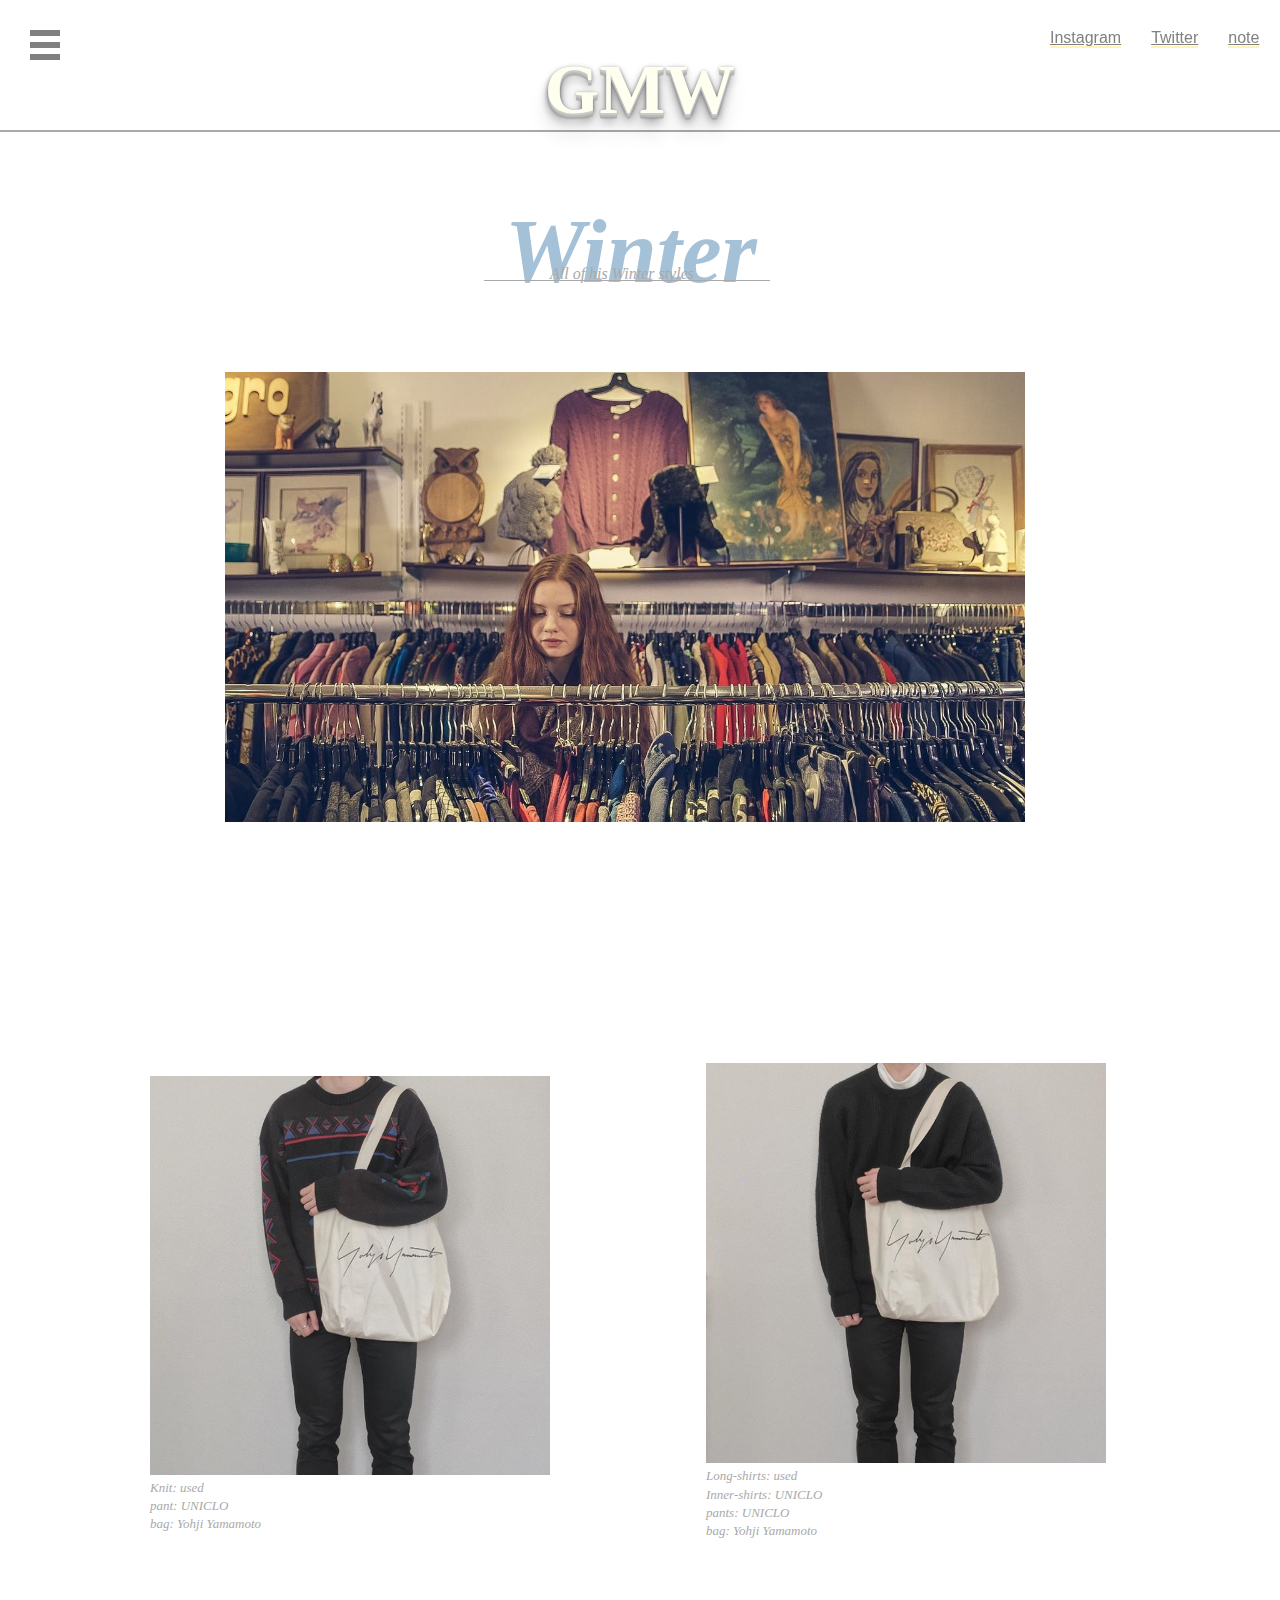
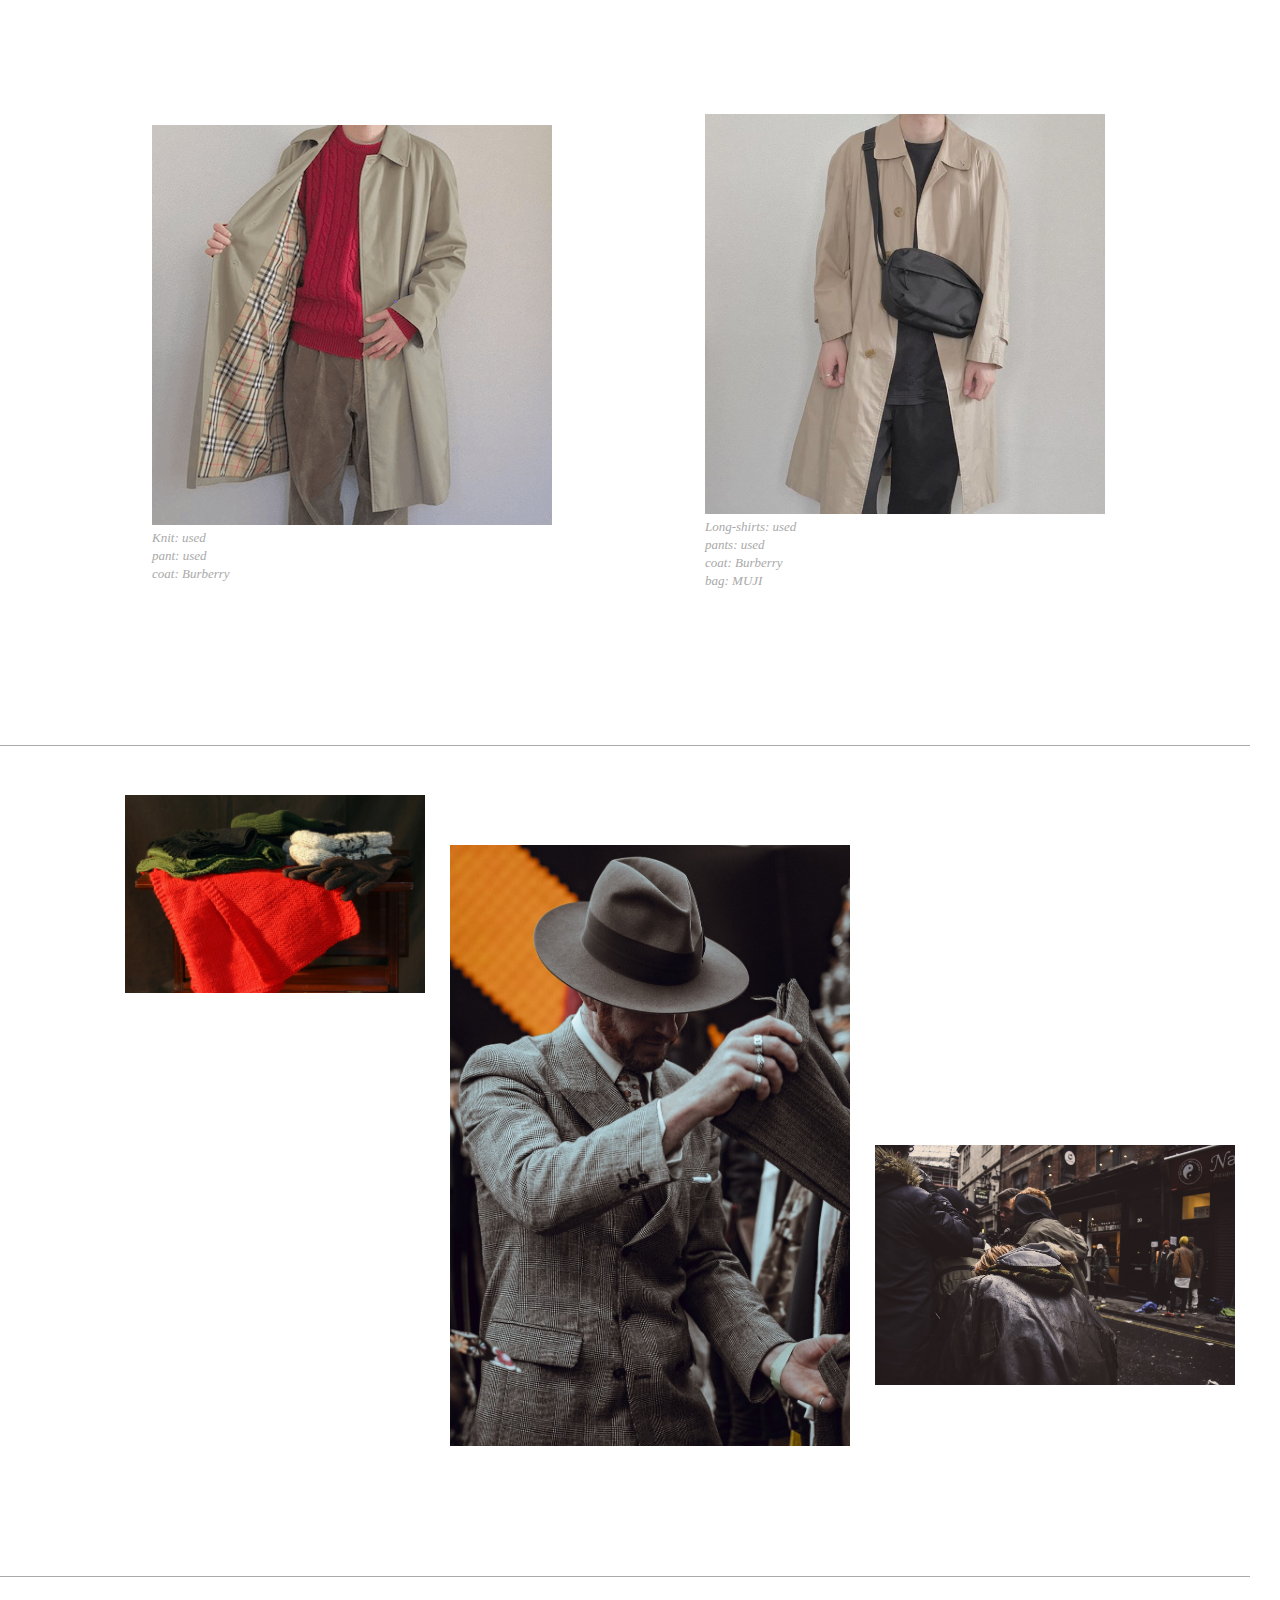
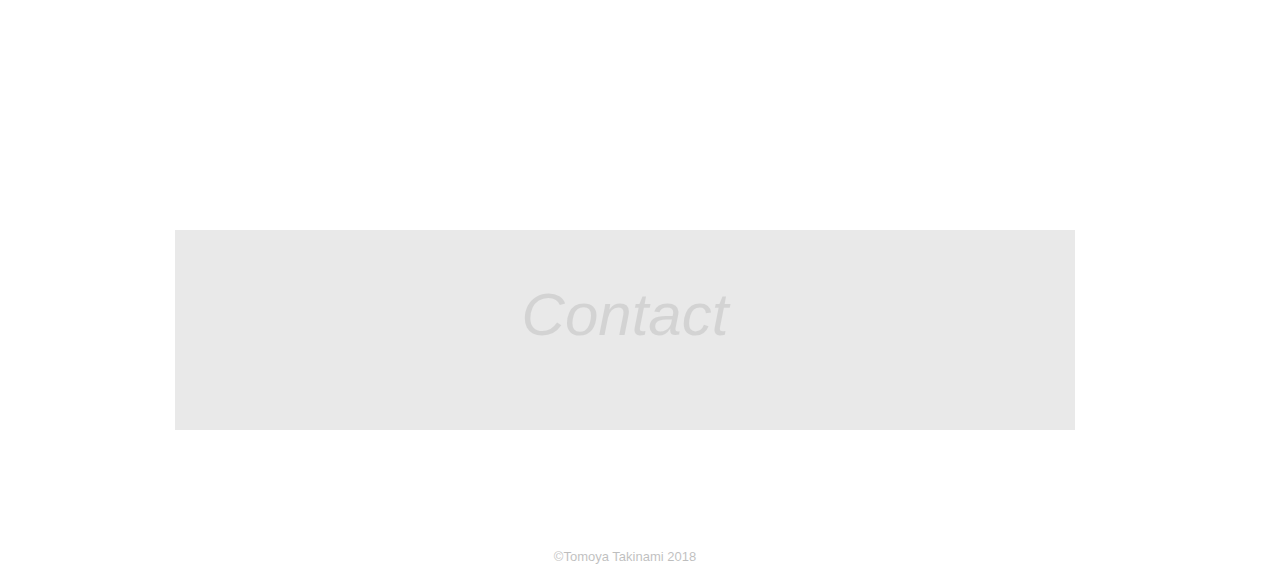
<file: Winter/index.html>
<!DOCTYPE html>
<html lang="en">
  <head>
    <meta charset="utf-8">
    <title> GMW ~going my way~ </title>
    <!-- viewport -->
    <meta name="viewport" content="width=device-width, initial-scale=1" />
    <!-- css file -->
    <link rel="stylesheet" href="../style/styles.css" />
    <!-- Bootstrap css -->
   <link rel="stylesheet" href="https://maxcdn.bootstrapcdn.com/bootstrap/4.0.0-beta.2/css/bootstrap.min.css" integrity="sha384-PsH8R72JQ3SOdhVi3uxftmaW6Vc51MKb0q5P2rRUpPvrszuE4W1povHYgTpBfshb" crossorigin="anonymous">

    <!-- fonts codeing later-->
    </head>

    <body class="wrap">
      <div class="container">
        <div class="row">
        <div class="header" id="# col-lg-12 col-sm-12">
          <div class="top-title">
          <h1>GMW</h1>
        </div>
          <!--▼▼ハンバーガーメニューここから▼▼-->
          <div class="hm_wrap">
            <input id="hm_menu" type="checkbox" name="hm_menu" class="hm_menu_check"/>
            <label for="hm_menu" class="hm_btn"></label>
            <h2 class="hm_title">Menu</h2>
              <nav class="hm_menu_wrap">
                <ul class="hm_list">
                  <li><a href="../top/index.html#">Home</a></li>
                  <li><a href="../Spring/index.html#">Spring</a></li>
                  <li><a href="../Summer/index.html#">Summer</a></li>
                  <li><a href="../Autumn/index.html#">Autumn</a></li>
                  <li><a href="../Winter/index.html#">Winter</a></li>
                  <li><a href="../Accessories/index.html#">Accessory</a></li>
                  <li><a href="#Mail">Contact</a></li>
                </ul>
              </nav>
          </div><!--hm_wrap-->
          <!--▲▲ハンバーガーメニューここまで▲▲-->

          <div class="sns-bar">
           <ul class="sns-icon">
            <li><a href="https://www.instagram.com/horihori0210/?hl=ja" target="blank" class="Instagram"/>Instagram</li></a>
            <li><a href="https://twitter.com/horikosu" target="blank" class="Twitter"/>Twitter</li></a>
            <li><a href="https://note.mu/horikosu" target="blank" class="note"/>note</li></a>
          </ul>
        </div><!--sns-bar-->
      </div><!--header-->

      <div class="winter-top">
        <div class="winter-title">
          <h1>Winter</h1><p></p>
        </div>
          <div class="winter-title-comment">
            <p>All of his Winter styles</p>
          </div>
          <div class="winter-title-img">
            <img src="../big-photos/used-shop.jpg" />
          </div><p></p>
      </div><!--winter-top-->

      <div class="winter-collections col-lg-12">
        <div class="winter-styles-top">
          <div class="winter-cord1">
            <img src="../AW/winter03.png" /><p>Knit: used <br> pant: UNICLO <br> bag: Yohji Yamamoto</p>
          </div>
            <div class="winter-cord2">
              <img src="../AW/winter04.png" /><p>Long-shirts: used <br>Inner-shirts: UNICLO <br>pants: UNICLO <br> bag: Yohji Yamamoto</p>
            </div>
              <div class="winter-cord3">
                <img src="../AW/winter01.png" /><p>Knit: used <br> pant: used <br> coat: Burberry</p>
              </div>
                <div class="winter-cord4">
                  <img src="../AW/winter02.png" /><p>Long-shirts: used <br> pants: used <br> coat: Burberry<br> bag: MUJI</p>
                </div>
        </div><!--winter-styles-top-->


        <div class="winter-styles-top">
          <div class="middle-winter1">
            <img src="../big-photos/winter-img.jpg" />
          </div>
            <div class="middle-winter2">
              <img src="../big-photos/man.jpg" />
            </div>
              <div class="middle-winter3">
                <img src="../big-photos/people.jpg" />
              </div>
              <h2></h2>
              <h3></h3>
        </div><!--winter-styles-top-->
          </div><!--winter-collections-->
          <div class="contact-winter" id="Mail" col-lg-12>
            <a href="mailto:hjtakinami@gmail.com">Contact</a>
              <p>©︎Tomoya Takinami 2018</p>
          </div>

    </div><!--row-->
  </div><!--container-->
</body>
</html>
</file>
